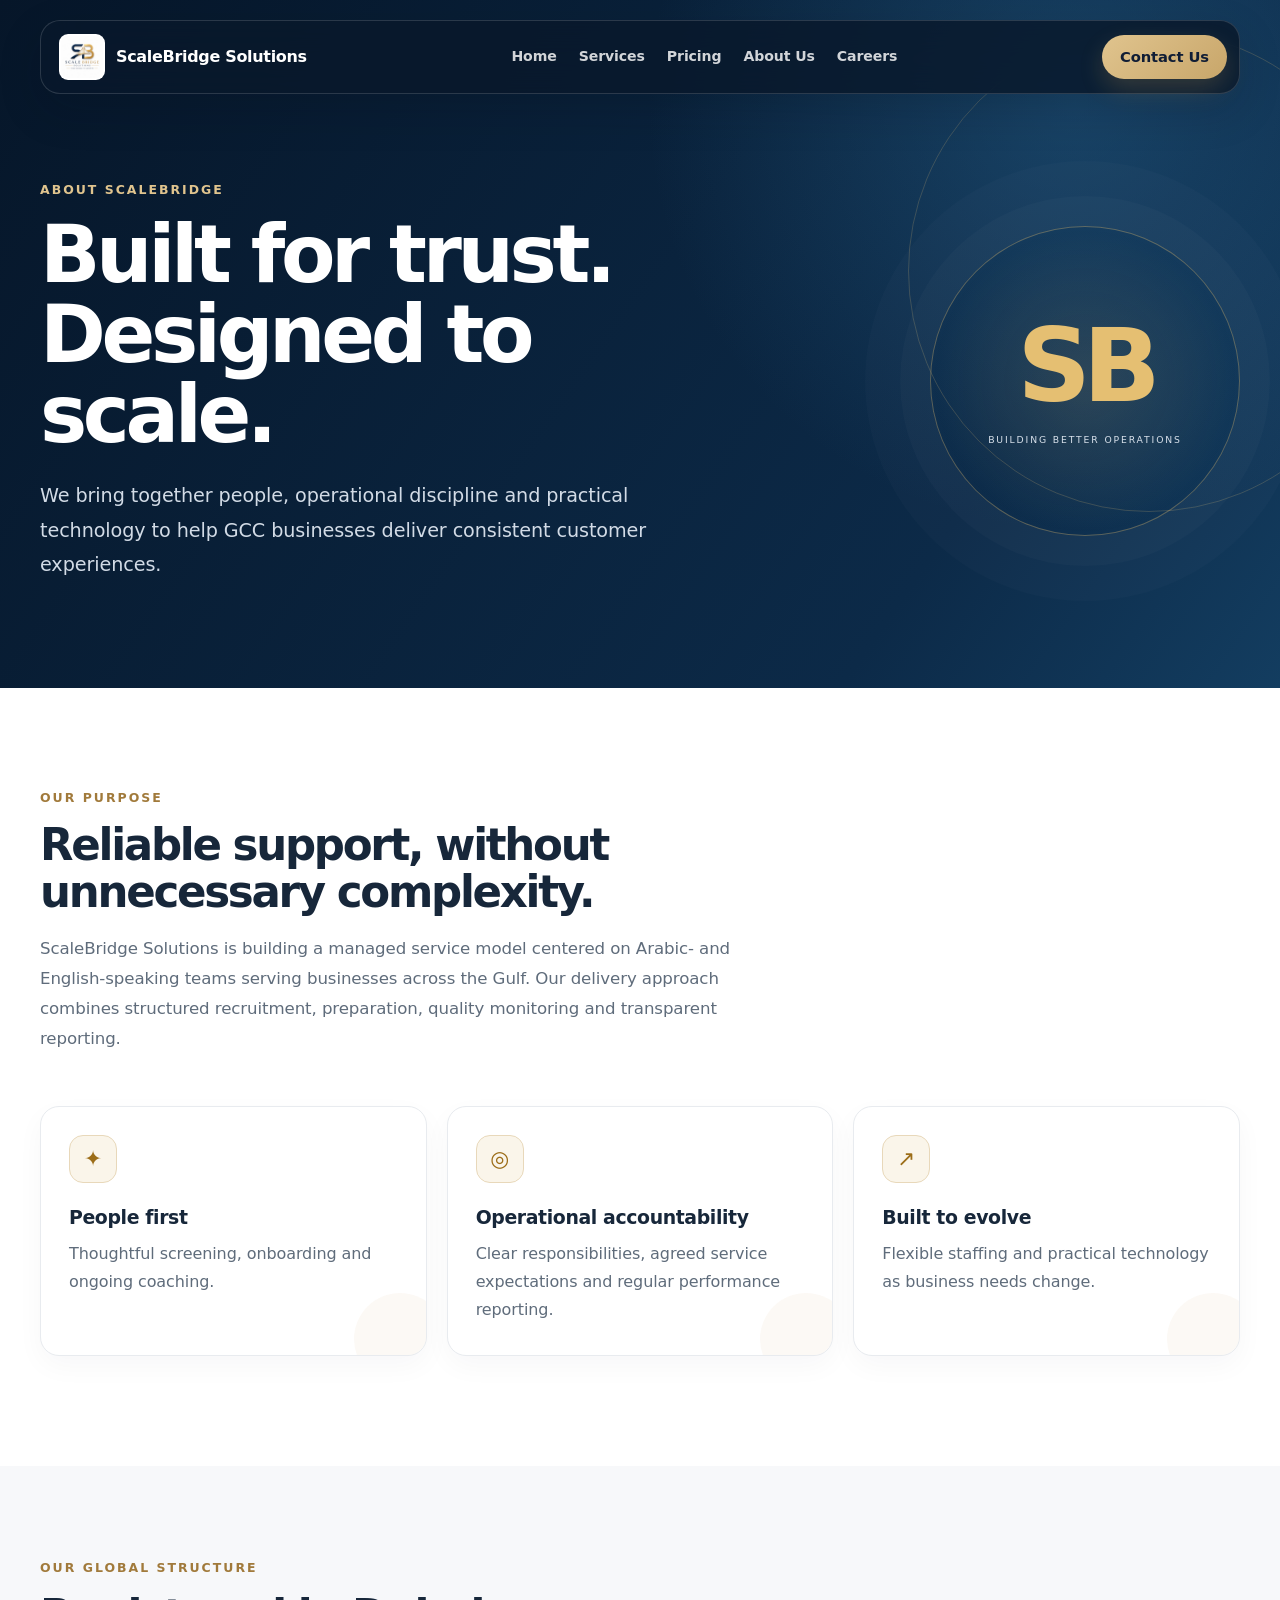
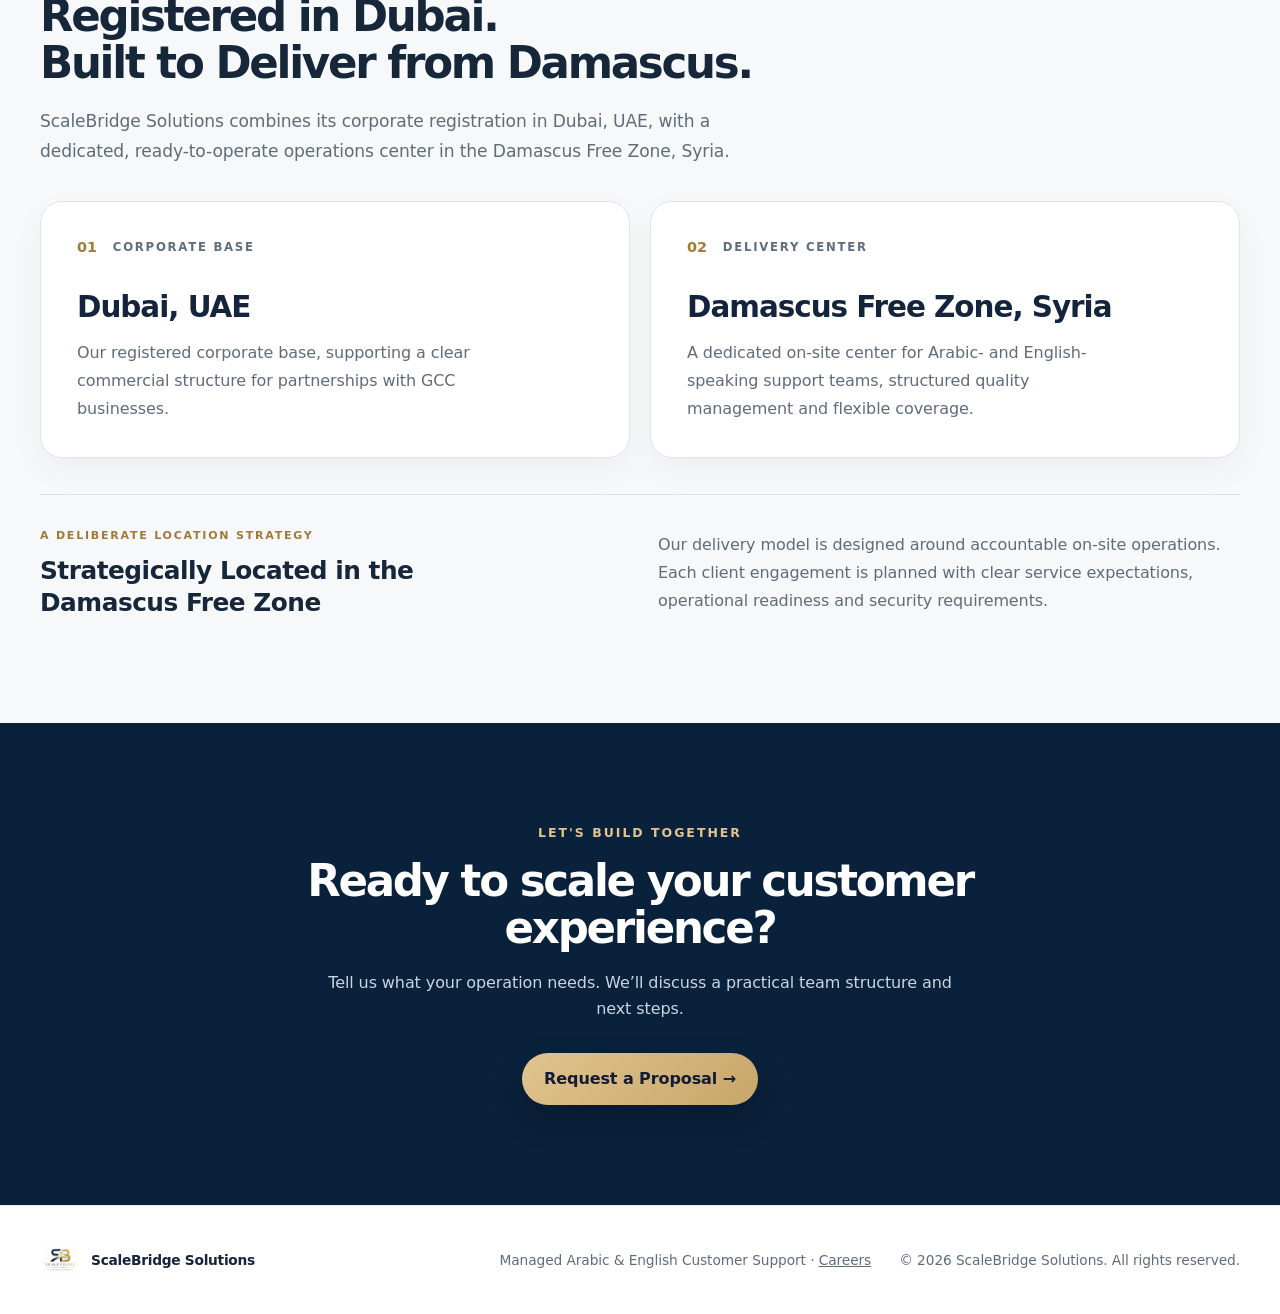
<file: about.html>
<!DOCTYPE html><html lang="en"><head><meta charset="utf-8"><meta name="viewport" content="width=device-width,initial-scale=1"><meta name="description" content="Meet ScaleBridge Solutions and our approach to managed customer experience."><title>About Us | ScaleBridge Solutions</title><link rel="stylesheet" href="styles.css?v=20261123-structure"></head><body><a class="skip-link" href="#main-content">Skip to content</a><header class="site-header" id="top"><nav class="nav container" aria-label="Main navigation"><a class="brand" href="index.html"><img src="logo.png" alt="ScaleBridge Solutions logo"><span>ScaleBridge<span class="brand-secondary"> Solutions</span></span></a><div class="nav-links"><a href="index.html">Home</a><a href="services.html">Services</a><a href="pricing.html">Pricing</a><a href="about.html">About Us</a><a href="careers.html">Careers</a></div><div class="nav-actions"><details class="mobile-menu"><summary aria-label="Open navigation"><span class="menu-word">Menu</span> <span aria-hidden="true">☰</span></summary><div class="mobile-menu-links"><a href="index.html">Home</a><a href="services.html">Services</a><a href="pricing.html">Pricing</a><a href="about.html">About Us</a><a href="careers.html">Careers</a></div></details><a class="button button-small" href="mailto:info@scalebridgesolutions.de?subject=ScaleBridge%20Inquiry">Contact Us</a></div></nav></header><main id="main-content"><section class="subpage-hero"><div class="container subpage-hero-inner"><div><p class="eyebrow">ABOUT SCALEBRIDGE</p><h1>Built for trust.<br>Designed to scale.</h1><p class="hero-lead">We bring together people, operational discipline and practical technology to help GCC businesses deliver consistent customer experiences.</p></div><div class="subpage-mark" aria-hidden="true"><span>SB</span><small>BUILDING BETTER OPERATIONS</small></div></div></section><section class="section"><div class="container"><div class="section-heading"><p class="eyebrow dark">OUR PURPOSE</p><h2>Reliable support, without unnecessary complexity.</h2><p>ScaleBridge Solutions is building a managed service model centered on Arabic- and English-speaking teams serving businesses across the Gulf. Our delivery approach combines structured recruitment, preparation, quality monitoring and transparent reporting.</p></div><div class="card-grid services-grid"><article class="card"><div class="icon-wrap">✦</div><h3>People first</h3><p>Thoughtful screening, onboarding and ongoing coaching.</p></article><article class="card"><div class="icon-wrap">◎</div><h3>Operational accountability</h3><p>Clear responsibilities, agreed service expectations and regular performance reporting.</p></article><article class="card"><div class="icon-wrap">↗</div><h3>Built to evolve</h3><p>Flexible staffing and practical technology as business needs change.</p></article></div></div></section><section class="section section-soft global-structure" aria-labelledby="global-structure-title"><div class="container">
<div class="global-structure-intro"><p class="eyebrow dark">OUR GLOBAL STRUCTURE</p><h2 id="global-structure-title">Registered in Dubai.<br>Built to Deliver from Damascus.</h2><p>ScaleBridge Solutions combines its corporate registration in Dubai, UAE, with a dedicated, ready-to-operate operations center in the Damascus Free Zone, Syria.</p></div>
<div class="global-structure-grid">
<article class="global-structure-card"><div class="global-structure-card-top"><span class="global-structure-number">01</span><span class="global-structure-type">CORPORATE BASE</span></div><h3>Dubai, UAE</h3><p>Our registered corporate base, supporting a clear commercial structure for partnerships with GCC businesses.</p></article>
<article class="global-structure-card"><div class="global-structure-card-top"><span class="global-structure-number">02</span><span class="global-structure-type">DELIVERY CENTER</span></div><h3>Damascus Free Zone, Syria</h3><p>A dedicated on-site center for Arabic- and English-speaking support teams, structured quality management and flexible coverage.</p></article>
</div>
<div class="global-structure-note"><div><p class="eyebrow dark">A DELIBERATE LOCATION STRATEGY</p><h3>Strategically Located in the Damascus Free Zone</h3></div><p>Our delivery model is designed around accountable on-site operations. Each client engagement is planned with clear service expectations, operational readiness and security requirements.</p></div>
</div></section><section class="subpage-cta"><div class="container"><p class="eyebrow">LET'S BUILD TOGETHER</p><h2>Ready to scale your customer experience?</h2><p>Tell us what your operation needs. We’ll discuss a practical team structure and next steps.</p><a class="button" href="mailto:info@scalebridgesolutions.de?subject=ScaleBridge%20Proposal%20Request">Request a Proposal →</a></div></section></main><footer class="footer"><div class="container footer-inner"><a class="brand footer-brand" href="index.html"><img src="logo.png" alt=""><span>ScaleBridge Solutions</span></a><p>Managed Arabic &amp; English Customer Support · <a href="careers.html">Careers</a></p><p>© 2026 ScaleBridge Solutions. All rights reserved.</p></div></footer></body></html>
</file>
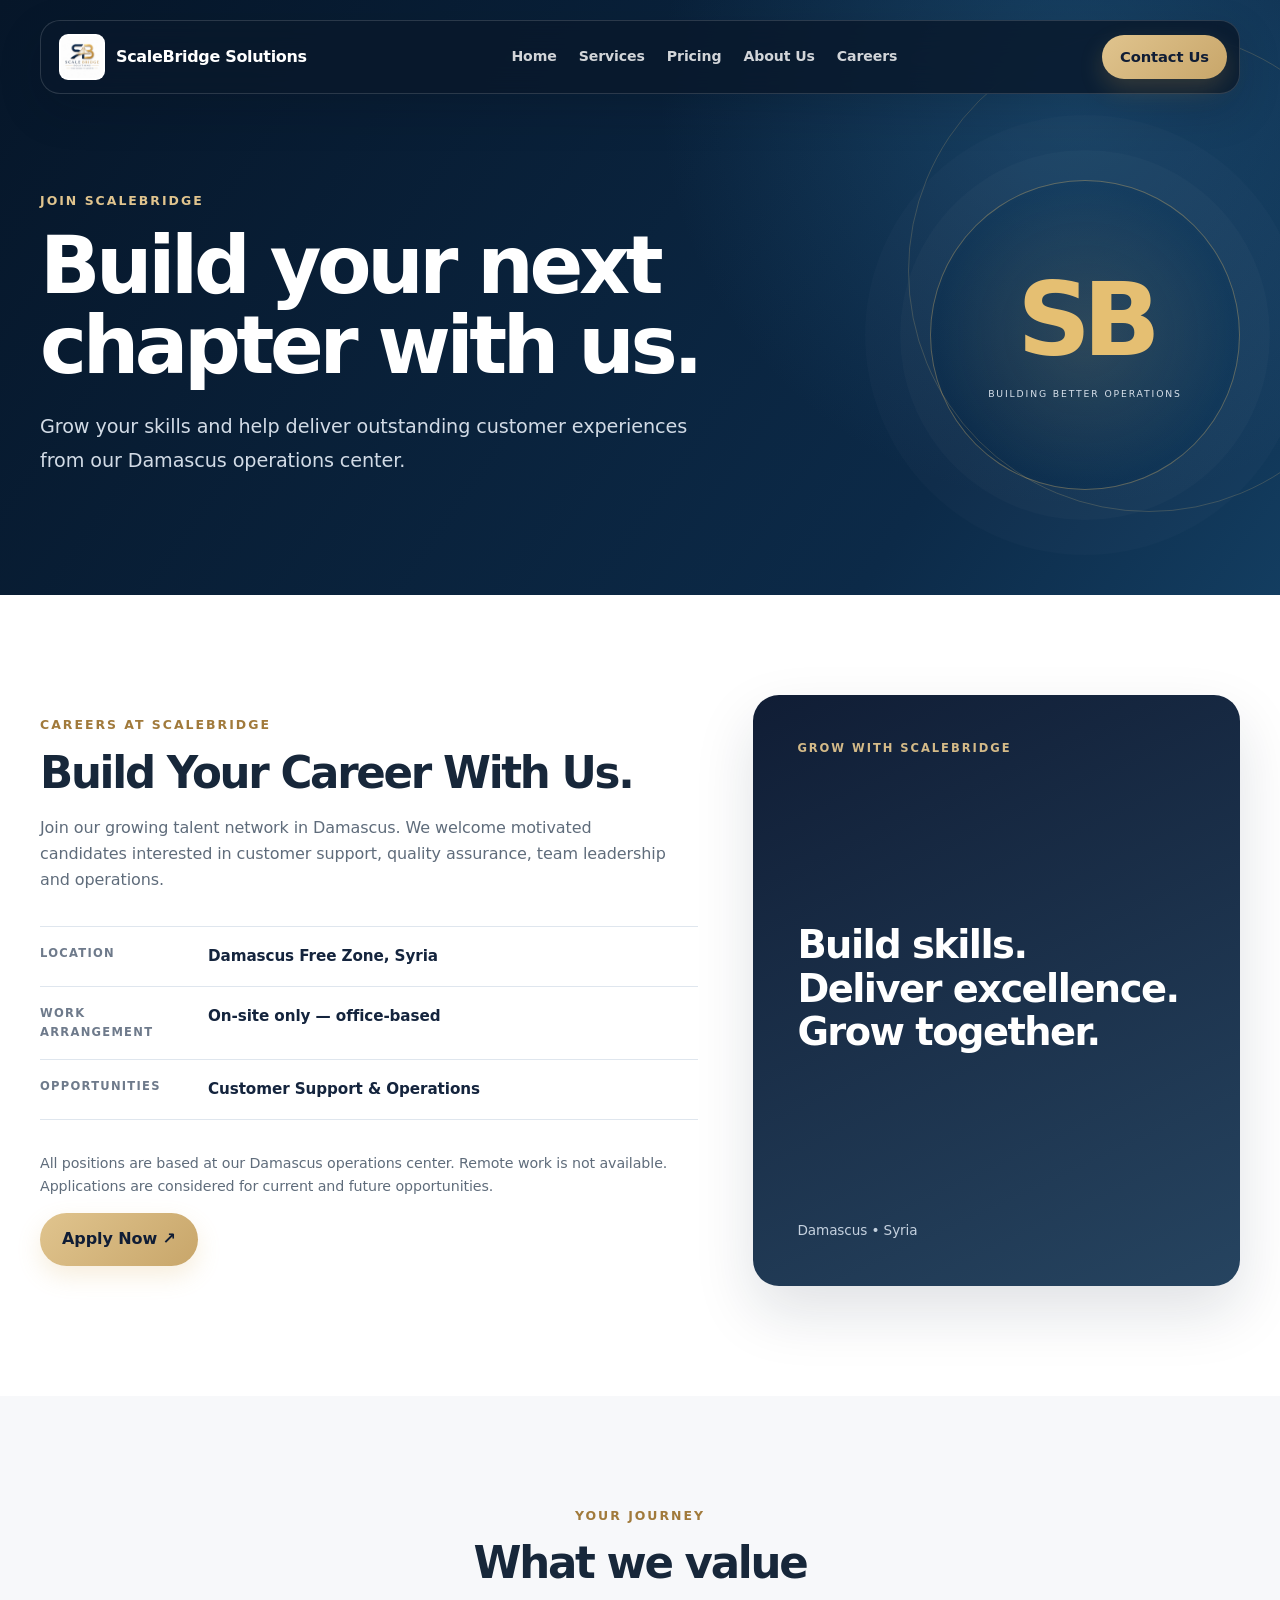
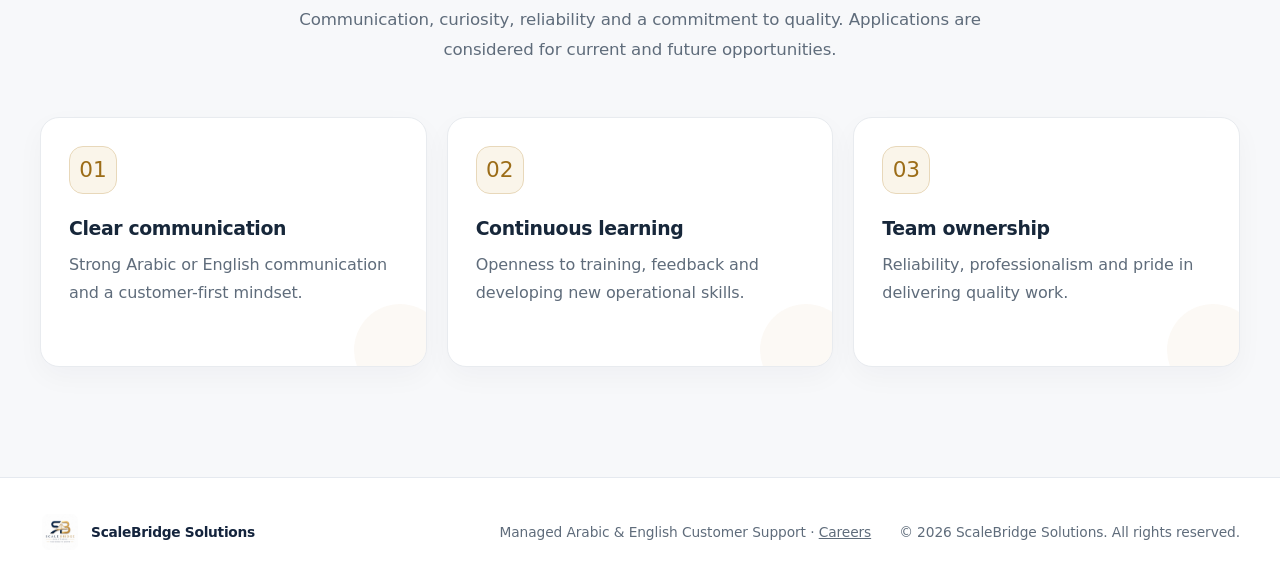
<file: careers.html>
<!DOCTYPE html><html lang="en"><head><meta charset="utf-8"><meta name="viewport" content="width=device-width,initial-scale=1"><meta name="description" content="Explore on-site customer support and operations opportunities in Damascus."><title>Careers in Damascus | ScaleBridge Solutions</title><link rel="stylesheet" href="styles.css?v=20261122-pages1"></head><body><a class="skip-link" href="#main-content">Skip to content</a><header class="site-header" id="top"><nav class="nav container" aria-label="Main navigation"><a class="brand" href="index.html"><img src="logo.png" alt="ScaleBridge Solutions logo"><span>ScaleBridge<span class="brand-secondary"> Solutions</span></span></a><div class="nav-links"><a href="index.html">Home</a><a href="services.html">Services</a><a href="pricing.html">Pricing</a><a href="about.html">About Us</a><a href="careers.html">Careers</a></div><div class="nav-actions"><details class="mobile-menu"><summary aria-label="Open navigation"><span class="menu-word">Menu</span> <span aria-hidden="true">☰</span></summary><div class="mobile-menu-links"><a href="index.html">Home</a><a href="services.html">Services</a><a href="pricing.html">Pricing</a><a href="about.html">About Us</a><a href="careers.html">Careers</a></div></details><a class="button button-small" href="mailto:info@scalebridgesolutions.de?subject=ScaleBridge%20Inquiry">Contact Us</a></div></nav></header><main id="main-content"><section class="subpage-hero"><div class="container subpage-hero-inner"><div><p class="eyebrow">JOIN SCALEBRIDGE</p><h1>Build your next<br>chapter with us.</h1><p class="hero-lead">Grow your skills and help deliver outstanding customer experiences from our Damascus operations center.</p></div><div class="subpage-mark" aria-hidden="true"><span>SB</span><small>BUILDING BETTER OPERATIONS</small></div></div></section><section class="section careers-section" id="careers"><div class="container careers-layout"><div class="careers-copy"><p class="eyebrow dark">Careers at ScaleBridge</p><h2>Build Your Career With Us.</h2><p>Join our growing talent network in Damascus. We welcome motivated candidates interested in customer support, quality assurance, team leadership and operations.</p><div class="careers-facts"><div><span>LOCATION</span><strong>Damascus Free Zone, Syria</strong></div><div><span>WORK ARRANGEMENT</span><strong>On-site only — office-based</strong></div><div><span>OPPORTUNITIES</span><strong>Customer Support &amp; Operations</strong></div></div><p class="careers-note">All positions are based at our Damascus operations center. Remote work is not available. Applications are considered for current and future opportunities.</p><a class="button" href="https://docs.google.com/forms/d/e/1FAIpQLSfxv_Mkc_vg59MMVDCKZB6BGnUNQtYAdCNAzbFTLmIv8DcO0A/viewform?usp=publish-editor" target="_blank" rel="noopener noreferrer">Apply Now ↗</a></div><div class="careers-art" aria-hidden="true"><span>GROW WITH SCALEBRIDGE</span><strong>Build skills.<br>Deliver excellence.<br>Grow together.</strong><span>Damascus • Syria</span></div></div></section><section class="section section-soft"><div class="container"><div class="section-heading centered"><p class="eyebrow dark">YOUR JOURNEY</p><h2>What we value</h2><p>Communication, curiosity, reliability and a commitment to quality. Applications are considered for current and future opportunities.</p></div><div class="card-grid services-grid"><article class="card"><div class="icon-wrap">01</div><h3>Clear communication</h3><p>Strong Arabic or English communication and a customer-first mindset.</p></article><article class="card"><div class="icon-wrap">02</div><h3>Continuous learning</h3><p>Openness to training, feedback and developing new operational skills.</p></article><article class="card"><div class="icon-wrap">03</div><h3>Team ownership</h3><p>Reliability, professionalism and pride in delivering quality work.</p></article></div></div></section></main><footer class="footer"><div class="container footer-inner"><a class="brand footer-brand" href="index.html"><img src="logo.png" alt=""><span>ScaleBridge Solutions</span></a><p>Managed Arabic &amp; English Customer Support · <a href="careers.html">Careers</a></p><p>© 2026 ScaleBridge Solutions. All rights reserved.</p></div></footer></body></html>
</file>
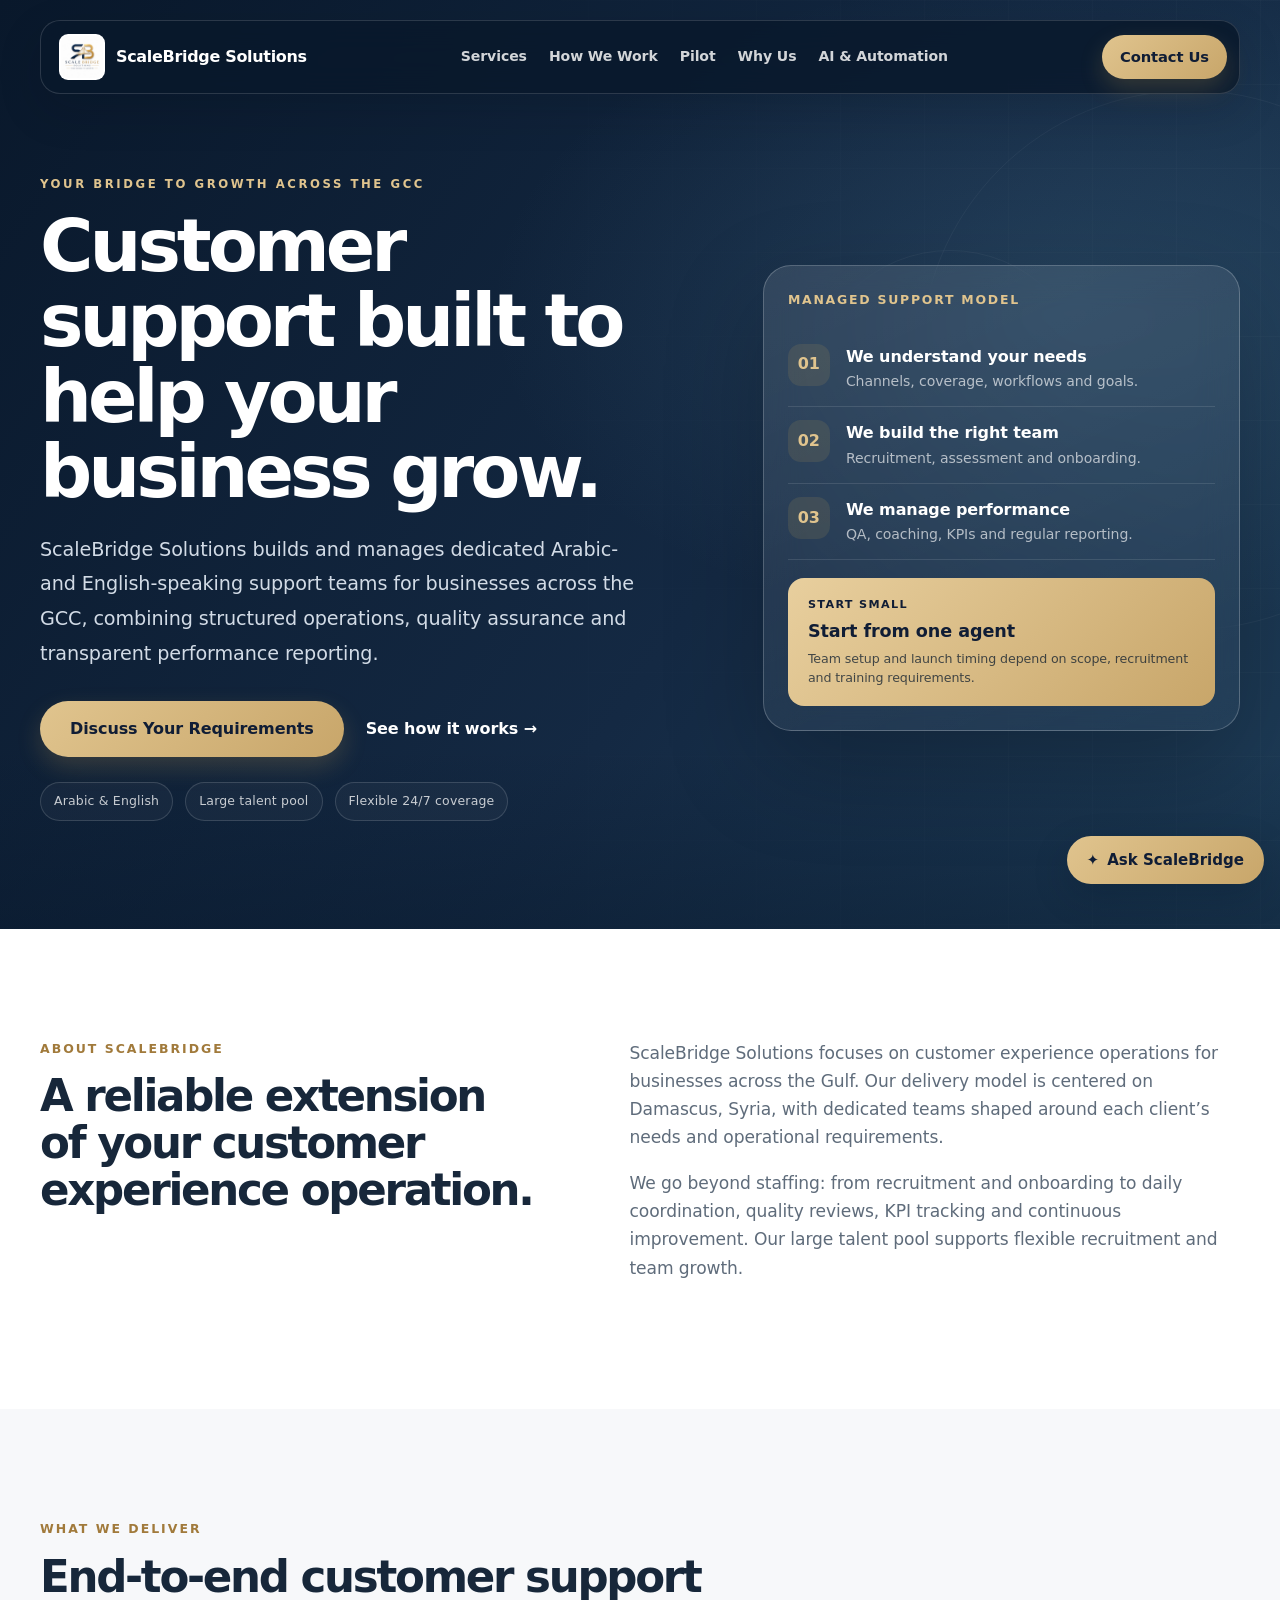
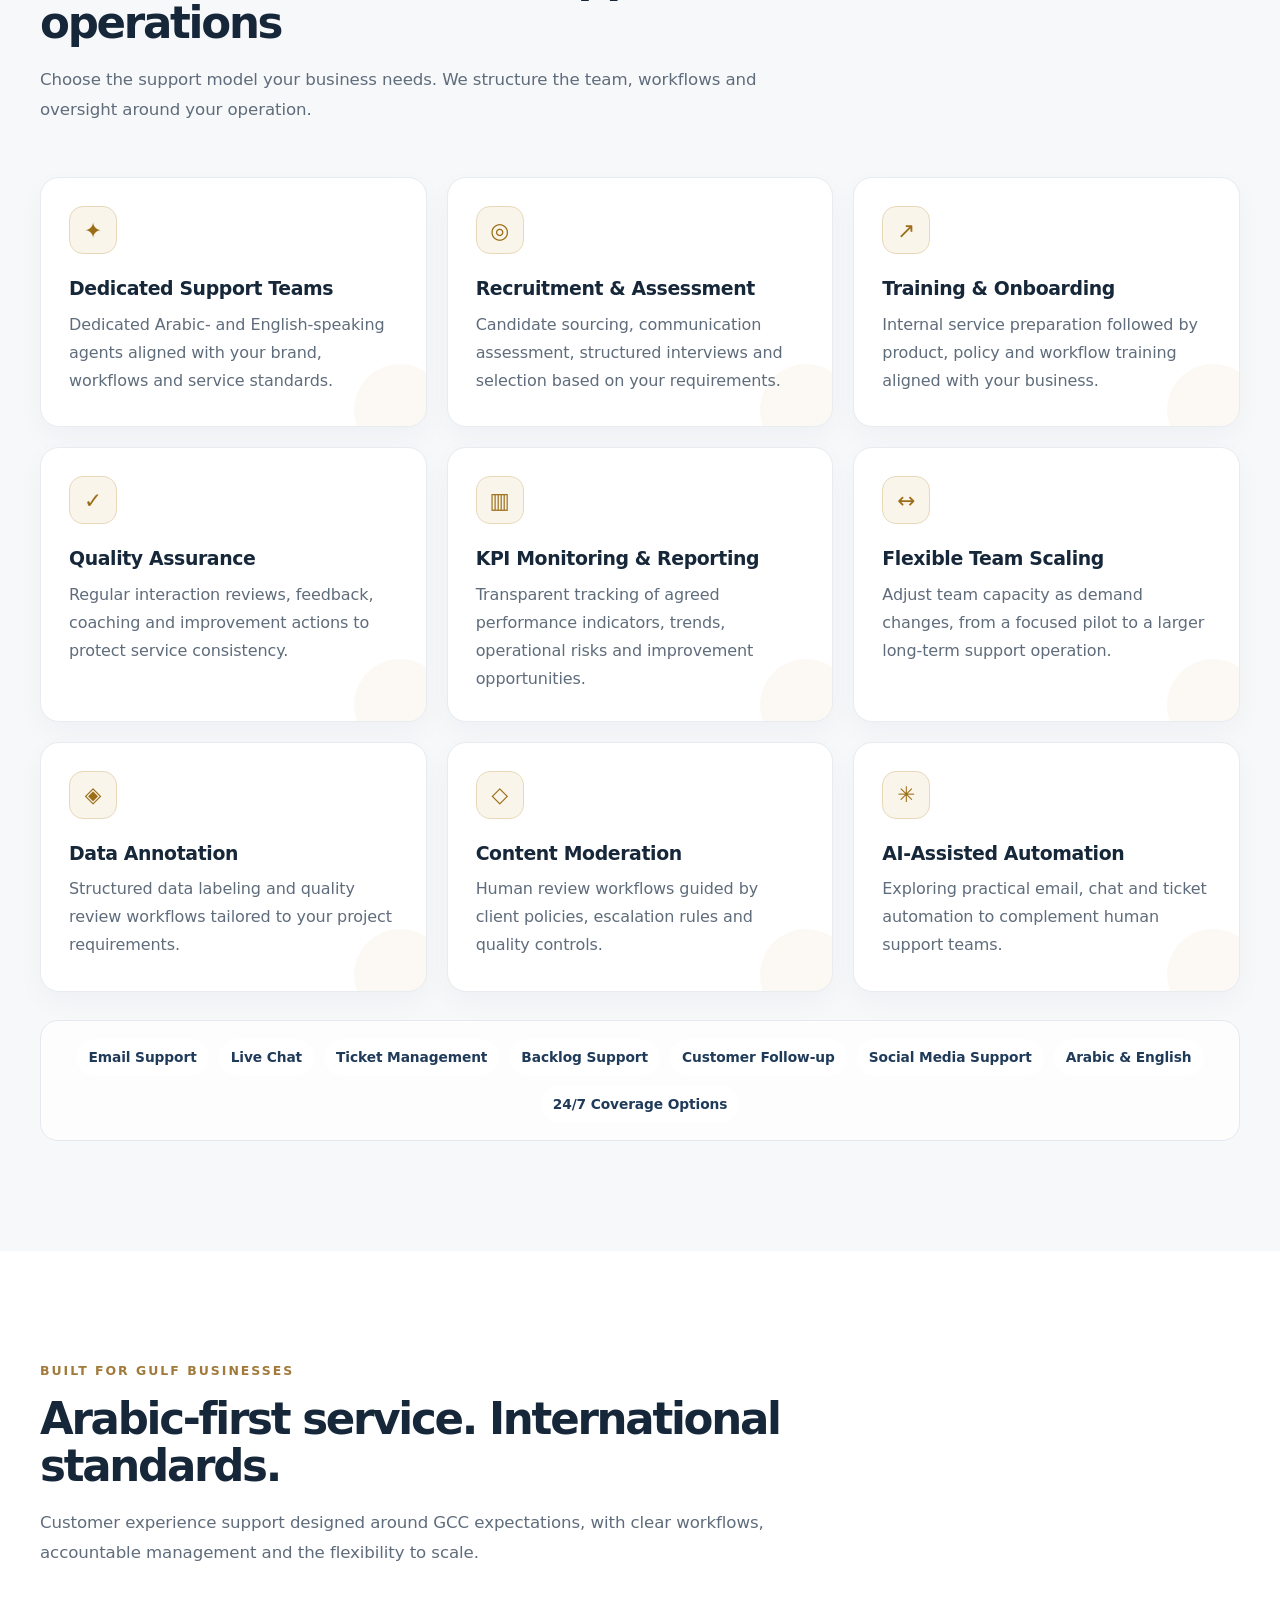
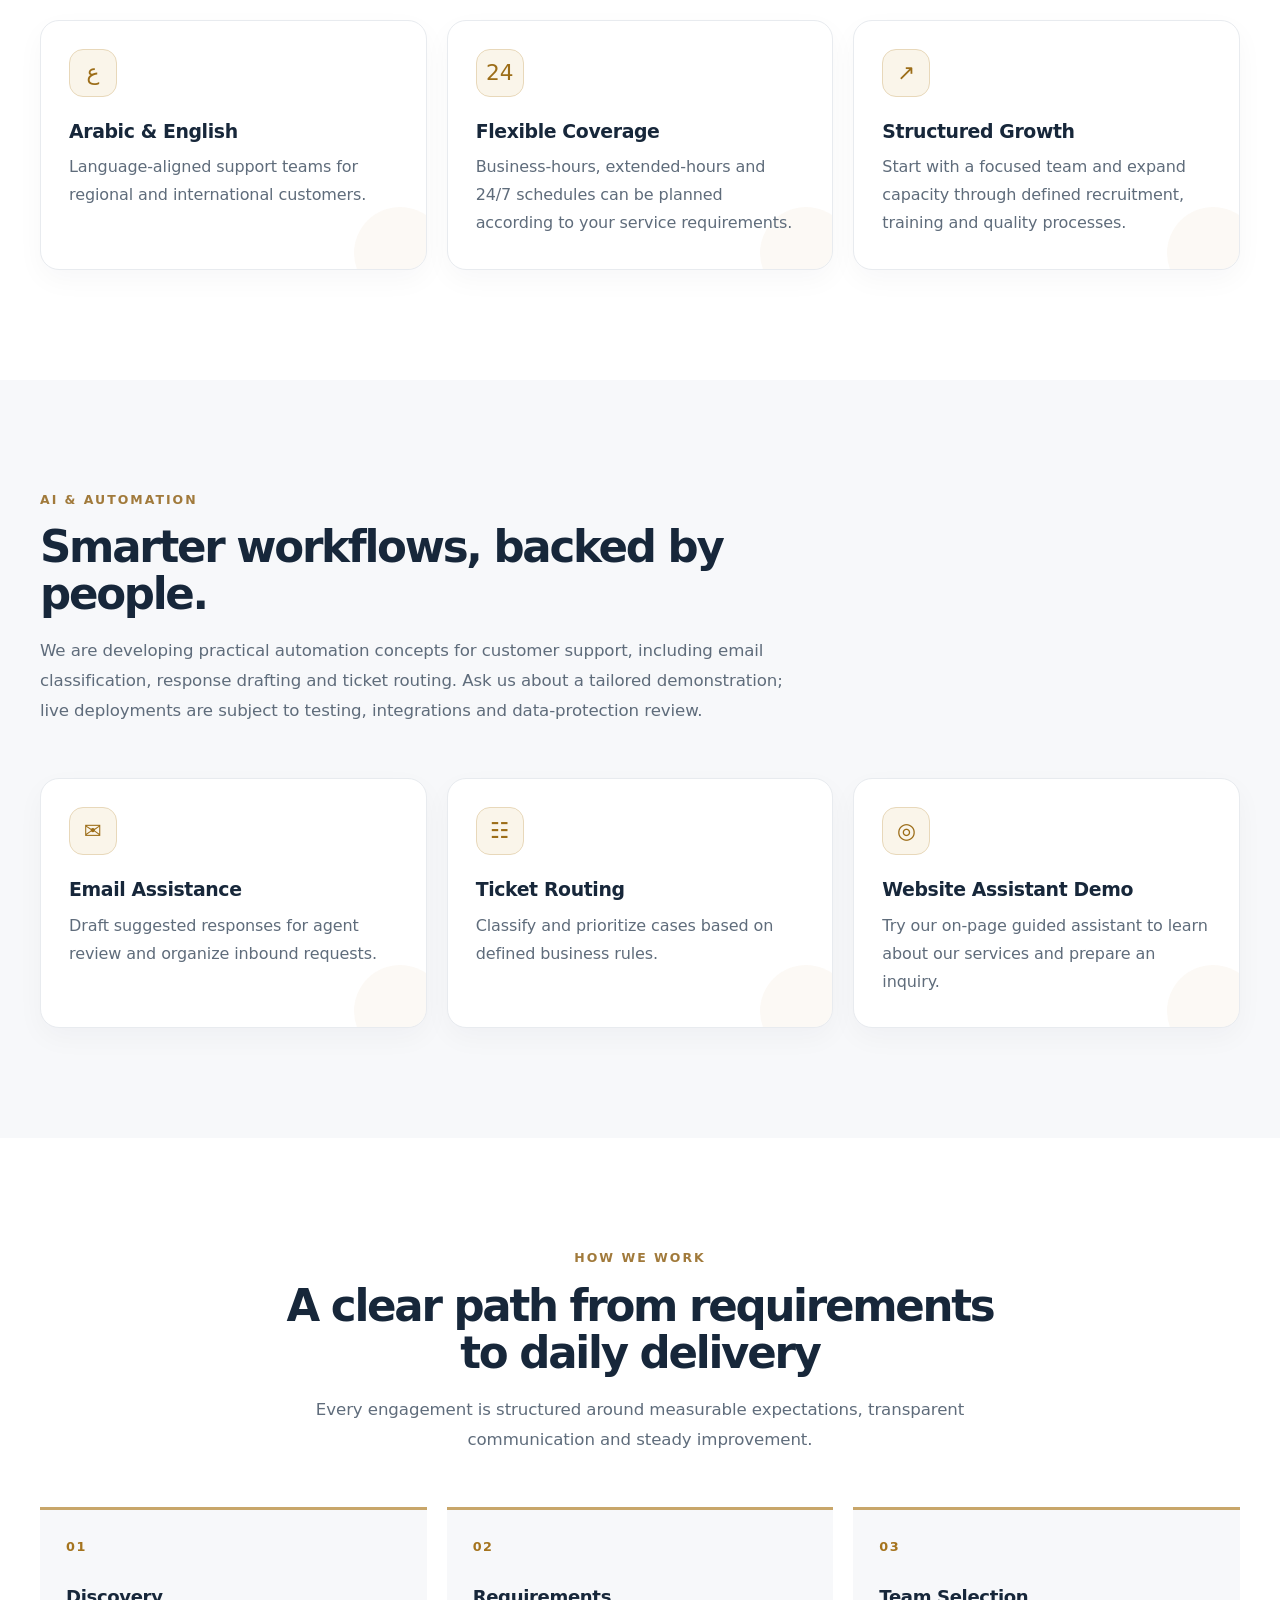
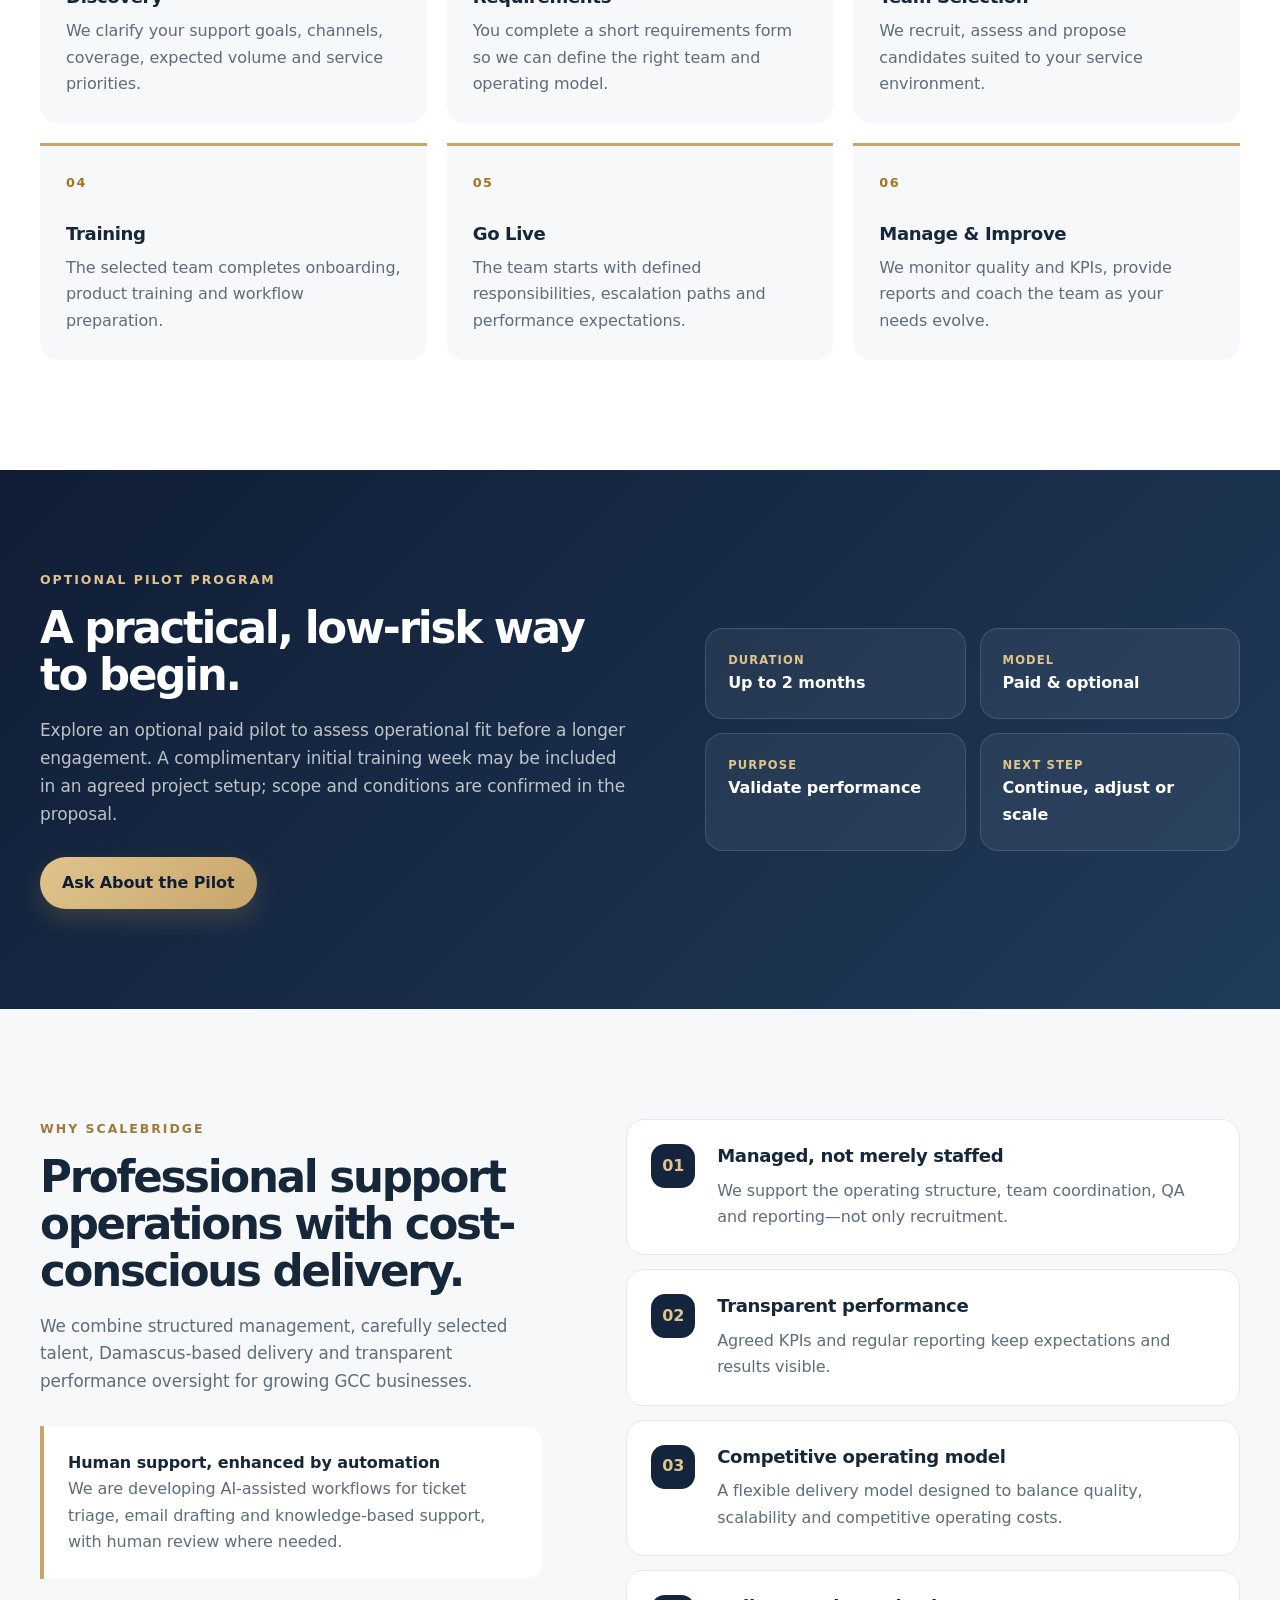
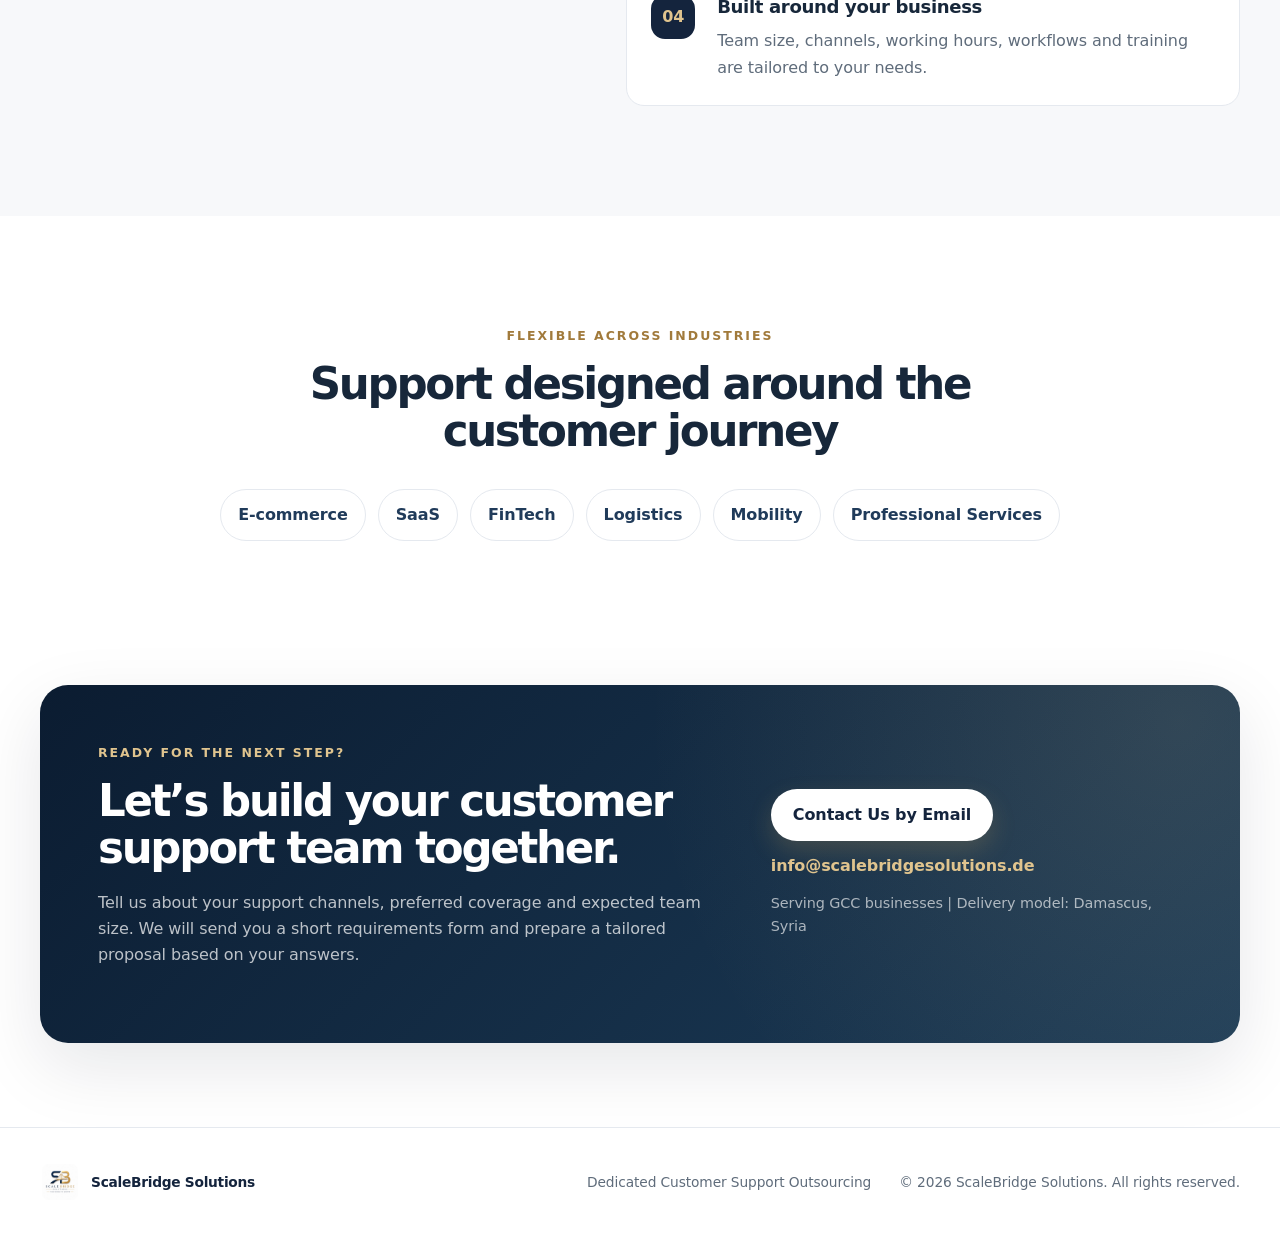
<file: index (1).html>
<!DOCTYPE html>

<html lang="en">
<head>
<meta charset="utf-8"/>
<meta content="width=device-width, initial-scale=1.0" name="viewport"/>
<meta content="ScaleBridge Solutions provides managed Arabic and English customer support for GCC businesses, with Damascus-based delivery, quality assurance, flexible staffing and tailored operations." name="description"/>
<title>ScaleBridge Solutions | GCC Customer Experience Outsourcing</title>
<link href="styles.css" rel="stylesheet"/>
</head>
<body>
<a class="skip-link" href="#main-content">Skip to content</a>
<header class="site-header" id="top">
<nav aria-label="Main navigation" class="nav container">
<a aria-label="ScaleBridge Solutions home" class="brand" href="#top">
<img alt="ScaleBridge Solutions logo" src="logo.png"/>
<span>ScaleBridge Solutions</span>
</a>
<div class="nav-links">
<a href="#services">Services</a>
<a href="#process">How We Work</a>
<a href="#pilot">Pilot</a>
<a href="#why-us">Why Us</a>
<a href="#automation">AI &amp; Automation</a></div>
<a class="button button-small" href="mailto:info@scalebridgesolutions.de?subject=Customer%20Support%20Inquiry%20-%20ScaleBridge&amp;body=Hello%20ScaleBridge%20Solutions%2C%0A%0AI%20would%20like%20to%20discuss%20our%20customer%20support%20requirements.%0A%0ACompany%3A%0ATeam%20size%3A%0ASupport%20channels%3A%0AWorking%20hours%3A%0A%0ABest%20regards%2C">Contact Us</a>
</nav>
</header>
<main id="main-content">
<section class="hero">
<div class="hero-glow hero-glow-one"></div>
<div class="hero-glow hero-glow-two"></div>
<div class="container hero-grid">
<div class="hero-copy">
<p class="eyebrow">Your bridge to growth across the GCC</p>
<h1>Customer support built to help your business grow.</h1>
<p class="hero-lead">ScaleBridge Solutions builds and manages dedicated Arabic- and English-speaking support teams for businesses across the GCC, combining structured operations, quality assurance and transparent performance reporting.</p>
<div class="hero-actions">
<a class="button" href="mailto:info@scalebridgesolutions.de?subject=Customer%20Support%20Inquiry%20-%20ScaleBridge&amp;body=Hello%20ScaleBridge%20Solutions%2C%0A%0AI%20would%20like%20to%20discuss%20our%20customer%20support%20requirements.%0A%0ACompany%3A%0ATeam%20size%3A%0ASupport%20channels%3A%0AWorking%20hours%3A%0A%0ABest%20regards%2C">Discuss Your Requirements</a>
<a class="text-link" href="#process">See how it works <span aria-hidden="true">→</span></a>
</div>
<div aria-label="Key service benefits" class="hero-trust"><span>Arabic &amp; English</span><span>Large talent pool</span><span>Flexible 24/7 coverage</span></div>
</div>
<aside aria-label="ScaleBridge delivery model" class="hero-panel">
<div class="panel-label">Managed Support Model</div>
<div class="panel-row">
<div class="panel-icon">01</div>
<div><strong>We understand your needs</strong><span>Channels, coverage, workflows and goals.</span></div>
</div>
<div class="panel-row">
<div class="panel-icon">02</div>
<div><strong>We build the right team</strong><span>Recruitment, assessment and onboarding.</span></div>
</div>
<div class="panel-row">
<div class="panel-icon">03</div>
<div><strong>We manage performance</strong><span>QA, coaching, KPIs and regular reporting.</span></div>
</div>
<div class="panel-highlight">
<span>Start small</span>
<strong>Start from one agent</strong>
<small>Team setup and launch timing depend on scope, recruitment and training requirements.</small>
</div>
</aside>
</div>
</section>
<section class="intro section">
<div class="container intro-grid">
<div>
<p class="eyebrow dark">About ScaleBridge</p>
<h2>A reliable extension of your customer experience operation.</h2>
</div>
<div class="intro-copy">
<p>ScaleBridge Solutions focuses on customer experience operations for businesses across the Gulf. Our delivery model is centered on Damascus, Syria, with dedicated teams shaped around each client’s needs and operational requirements.</p>
<p>We go beyond staffing: from recruitment and onboarding to daily coordination, quality reviews, KPI tracking and continuous improvement. Our large talent pool supports flexible recruitment and team growth.</p>
</div>
</div>
</section>
<section class="section section-soft" id="services">
<div class="container">
<div class="section-heading">
<p class="eyebrow dark">What we deliver</p>
<h2>End-to-end customer support operations</h2>
<p>Choose the support model your business needs. We structure the team, workflows and oversight around your operation.</p>
</div>
<div class="card-grid services-grid">
<article class="card">
<div aria-hidden="true" class="icon-wrap">✦</div>
<h3>Dedicated Support Teams</h3>
<p>Dedicated Arabic- and English-speaking agents aligned with your brand, workflows and service standards.</p>
</article>
<article class="card">
<div aria-hidden="true" class="icon-wrap">◎</div>
<h3>Recruitment &amp; Assessment</h3>
<p>Candidate sourcing, communication assessment, structured interviews and selection based on your requirements.</p>
</article>
<article class="card">
<div aria-hidden="true" class="icon-wrap">↗</div>
<h3>Training &amp; Onboarding</h3>
<p>Internal service preparation followed by product, policy and workflow training aligned with your business.</p>
</article>
<article class="card">
<div aria-hidden="true" class="icon-wrap">✓</div>
<h3>Quality Assurance</h3>
<p>Regular interaction reviews, feedback, coaching and improvement actions to protect service consistency.</p>
</article>
<article class="card">
<div aria-hidden="true" class="icon-wrap">▥</div>
<h3>KPI Monitoring &amp; Reporting</h3>
<p>Transparent tracking of agreed performance indicators, trends, operational risks and improvement opportunities.</p>
</article>
<article class="card">
<div aria-hidden="true" class="icon-wrap">↔</div>
<h3>Flexible Team Scaling</h3>
<p>Adjust team capacity as demand changes, from a focused pilot to a larger long-term support operation.</p>
</article>
<article class="card"><div aria-hidden="true" class="icon-wrap">◈</div><h3>Data Annotation</h3><p>Structured data labeling and quality review workflows tailored to your project requirements.</p></article><article class="card"><div aria-hidden="true" class="icon-wrap">◇</div><h3>Content Moderation</h3><p>Human review workflows guided by client policies, escalation rules and quality controls.</p></article><article class="card"><div aria-hidden="true" class="icon-wrap">✳</div><h3>AI-Assisted Automation</h3><p>Exploring practical email, chat and ticket automation to complement human support teams.</p></article></div>
<div aria-label="Supported customer service channels" class="channel-strip">
<span>Email Support</span>
<span>Live Chat</span>
<span>Ticket Management</span>
<span>Backlog Support</span>
<span>Customer Follow-up</span>
<span>Social Media Support</span><span>Arabic &amp; English</span><span>24/7 Coverage Options</span></div>
</div>
</section>
<section class="section" id="gcc"><div class="container"><div class="section-heading"><p class="eyebrow dark">Built for Gulf businesses</p><h2>Arabic-first service. International standards.</h2><p>Customer experience support designed around GCC expectations, with clear workflows, accountable management and the flexibility to scale.</p></div><div class="card-grid services-grid"><article class="card"><div class="icon-wrap">ع</div><h3>Arabic &amp; English</h3><p>Language-aligned support teams for regional and international customers.</p></article><article class="card"><div class="icon-wrap">24</div><h3>Flexible Coverage</h3><p>Business-hours, extended-hours and 24/7 schedules can be planned according to your service requirements.</p></article><article class="card"><div class="icon-wrap">↗</div><h3>Structured Growth</h3><p>Start with a focused team and expand capacity through defined recruitment, training and quality processes.</p></article></div></div></section><section class="section section-soft" id="automation"><div class="container"><div class="section-heading"><p class="eyebrow dark">AI &amp; automation</p><h2>Smarter workflows, backed by people.</h2><p>We are developing practical automation concepts for customer support, including email classification, response drafting and ticket routing. Ask us about a tailored demonstration; live deployments are subject to testing, integrations and data-protection review.</p></div><div class="card-grid services-grid"><article class="card"><div class="icon-wrap">✉</div><h3>Email Assistance</h3><p>Draft suggested responses for agent review and organize inbound requests.</p></article><article class="card"><div class="icon-wrap">☷</div><h3>Ticket Routing</h3><p>Classify and prioritize cases based on defined business rules.</p></article><article class="card"><div class="icon-wrap">◎</div><h3>Website Assistant Demo</h3><p>Try our on-page guided assistant to learn about our services and prepare an inquiry.</p></article></div></div></section><section class="section" id="process">
<div class="container">
<div class="section-heading centered">
<p class="eyebrow dark">How we work</p>
<h2>A clear path from requirements to daily delivery</h2>
<p>Every engagement is structured around measurable expectations, transparent communication and steady improvement.</p>
</div>
<div class="process-grid">
<article class="process-card"><span>01</span><h3>Discovery</h3><p>We clarify your support goals, channels, coverage, expected volume and service priorities.</p></article>
<article class="process-card"><span>02</span><h3>Requirements</h3><p>You complete a short requirements form so we can define the right team and operating model.</p></article>
<article class="process-card"><span>03</span><h3>Team Selection</h3><p>We recruit, assess and propose candidates suited to your service environment.</p></article>
<article class="process-card"><span>04</span><h3>Training</h3><p>The selected team completes onboarding, product training and workflow preparation.</p></article>
<article class="process-card"><span>05</span><h3>Go Live</h3><p>The team starts with defined responsibilities, escalation paths and performance expectations.</p></article>
<article class="process-card"><span>06</span><h3>Manage &amp; Improve</h3><p>We monitor quality and KPIs, provide reports and coach the team as your needs evolve.</p></article>
</div>
</div>
</section>
<section class="pilot-section" id="pilot">
<div class="container pilot-grid">
<div>
<p class="eyebrow">Optional pilot program</p>
<h2>A practical, low-risk way to begin.</h2>
<p>Explore an optional paid pilot to assess operational fit before a longer engagement. A complimentary initial training week may be included in an agreed project setup; scope and conditions are confirmed in the proposal.</p>
<a class="button" href="mailto:info@scalebridgesolutions.de?subject=ScaleBridge%20Pilot%20Program&amp;body=Hello%20ScaleBridge%20Solutions%2C%0A%0AI%20would%20like%20to%20learn%20more%20about%20the%20optional%20pilot%20program.%0A%0ACompany%3A%0ASupport%20need%3A%0APreferred%20start%20date%3A%0A%0ABest%20regards%2C">Ask About the Pilot</a>
</div>
<div class="pilot-card">
<div><span>Duration</span><strong>Up to 2 months</strong></div>
<div><span>Model</span><strong>Paid &amp; optional</strong></div>
<div><span>Purpose</span><strong>Validate performance</strong></div>
<div><span>Next step</span><strong>Continue, adjust or scale</strong></div>
</div>
</div>
</section>
<section class="section section-soft" id="why-us">
<div class="container why-grid">
<div class="why-copy">
<p class="eyebrow dark">Why ScaleBridge</p>
<h2>Professional support operations with cost-conscious delivery.</h2>
<p>We combine structured management, carefully selected talent, Damascus-based delivery and transparent performance oversight for growing GCC businesses.</p>
<div class="ai-ready">
<strong>Human support, enhanced by automation</strong>
<p>We are developing AI-assisted workflows for ticket triage, email drafting and knowledge-based support, with human review where needed.</p>
</div>
</div>
<div class="benefit-list">
<article><span>01</span><div><h3>Managed, not merely staffed</h3><p>We support the operating structure, team coordination, QA and reporting—not only recruitment.</p></div></article>
<article><span>02</span><div><h3>Transparent performance</h3><p>Agreed KPIs and regular reporting keep expectations and results visible.</p></div></article>
<article><span>03</span><div><h3>Competitive operating model</h3><p>A flexible delivery model designed to balance quality, scalability and competitive operating costs.</p></div></article>
<article><span>04</span><div><h3>Built around your business</h3><p>Team size, channels, working hours, workflows and training are tailored to your needs.</p></div></article>
</div>
</div>
</section>
<section class="section industries-section">
<div class="container">
<div class="section-heading centered compact">
<p class="eyebrow dark">Flexible across industries</p>
<h2>Support designed around the customer journey</h2>
</div>
<div class="industries">
<span>E-commerce</span><span>SaaS</span><span>FinTech</span><span>Logistics</span><span>Mobility</span><span>Professional Services</span>
</div>
</div>
</section>
<section class="contact-section" id="contact">
<div class="container contact-card">
<div>
<p class="eyebrow">Ready for the next step?</p>
<h2>Let’s build your customer support team together.</h2>
<p>Tell us about your support channels, preferred coverage and expected team size. We will send you a short requirements form and prepare a tailored proposal based on your answers.</p>
</div>
<div class="contact-actions">
<a class="button button-light" href="mailto:info@scalebridgesolutions.de?subject=Customer%20Support%20Inquiry%20-%20ScaleBridge&amp;body=Hello%20ScaleBridge%20Solutions%2C%0A%0AI%20would%20like%20to%20discuss%20our%20customer%20support%20requirements.%0A%0ACompany%3A%0ATeam%20size%3A%0ASupport%20channels%3A%0AWorking%20hours%3A%0A%0ABest%20regards%2C">Contact Us by Email</a>
<a class="email-link" href="mailto:info@scalebridgesolutions.de">info@scalebridgesolutions.de</a>
<span>Serving GCC businesses | Delivery model: Damascus, Syria</span>
</div>
</div>
</section>
</main>
<footer class="footer">
<div class="container footer-inner">
<a class="brand footer-brand" href="#top"><img alt="" src="logo.png"/><span>ScaleBridge Solutions</span></a>
<p>Dedicated Customer Support Outsourcing</p>
<p>© 2026 ScaleBridge Solutions. All rights reserved.</p>
</div>
</footer>
<div class="chat-widget" id="chat-widget"><button aria-controls="chat-panel" aria-expanded="false" class="chat-launcher" id="chat-toggle" type="button">✦ <span>Ask ScaleBridge</span></button><section aria-label="ScaleBridge website assistant" class="chat-panel" hidden="" id="chat-panel"><div class="chat-header"><div><strong>ScaleBridge Assistant</strong><small>Guided website demo · Not live AI</small></div><button aria-label="Close assistant" id="chat-close" type="button">×</button></div><div aria-live="polite" class="chat-messages" id="chat-messages"><p class="chat-bubble">Welcome! I can help you explore our services and prepare an inquiry. Choose a topic below.</p></div><div class="chat-choices"><button data-topic="services" type="button">Our services</button><button data-topic="languages" type="button">Languages &amp; coverage</button><button data-topic="delivery" type="button">Delivery model</button><button data-topic="quote" type="button">Request a proposal</button></div><p class="chat-disclaimer">This is a scripted demo. Please do not share personal or confidential data.</p></section></div><script defer="" src="chatbot.js"></script></body>
</html>
</file>
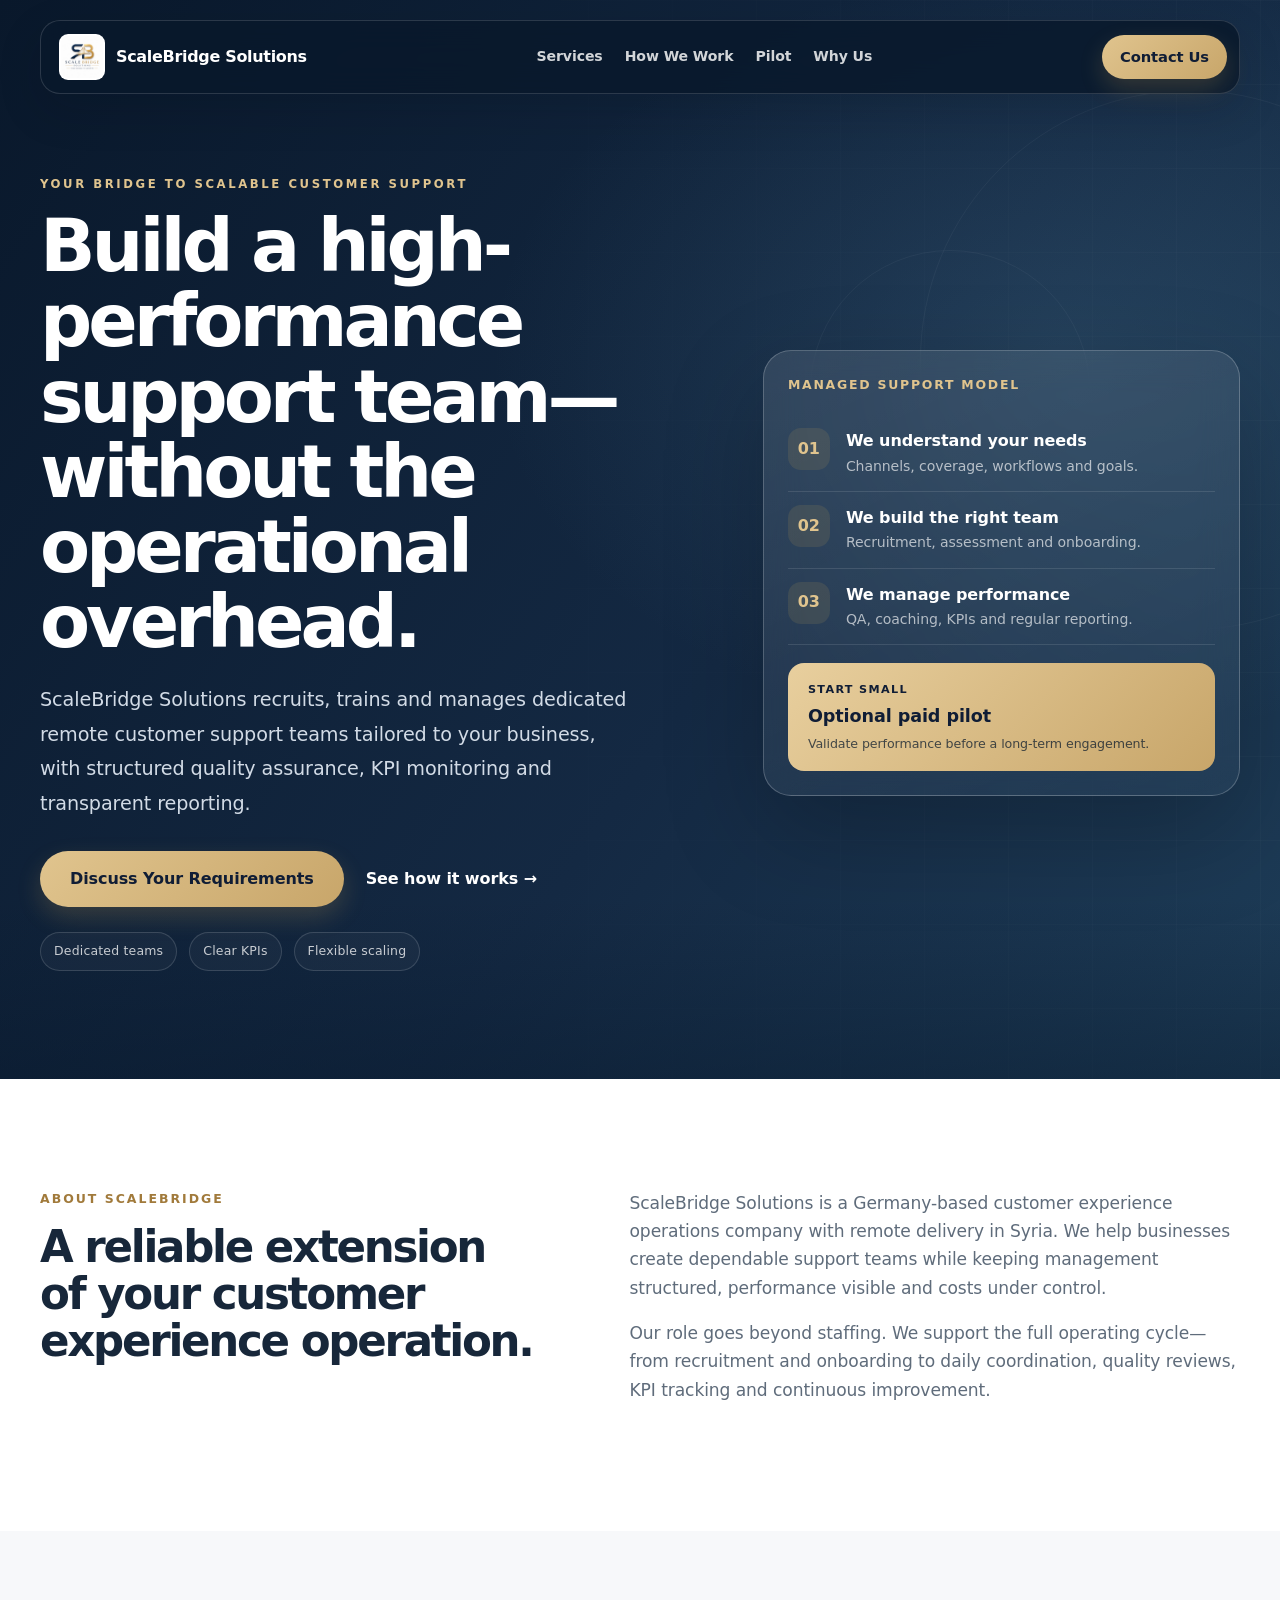
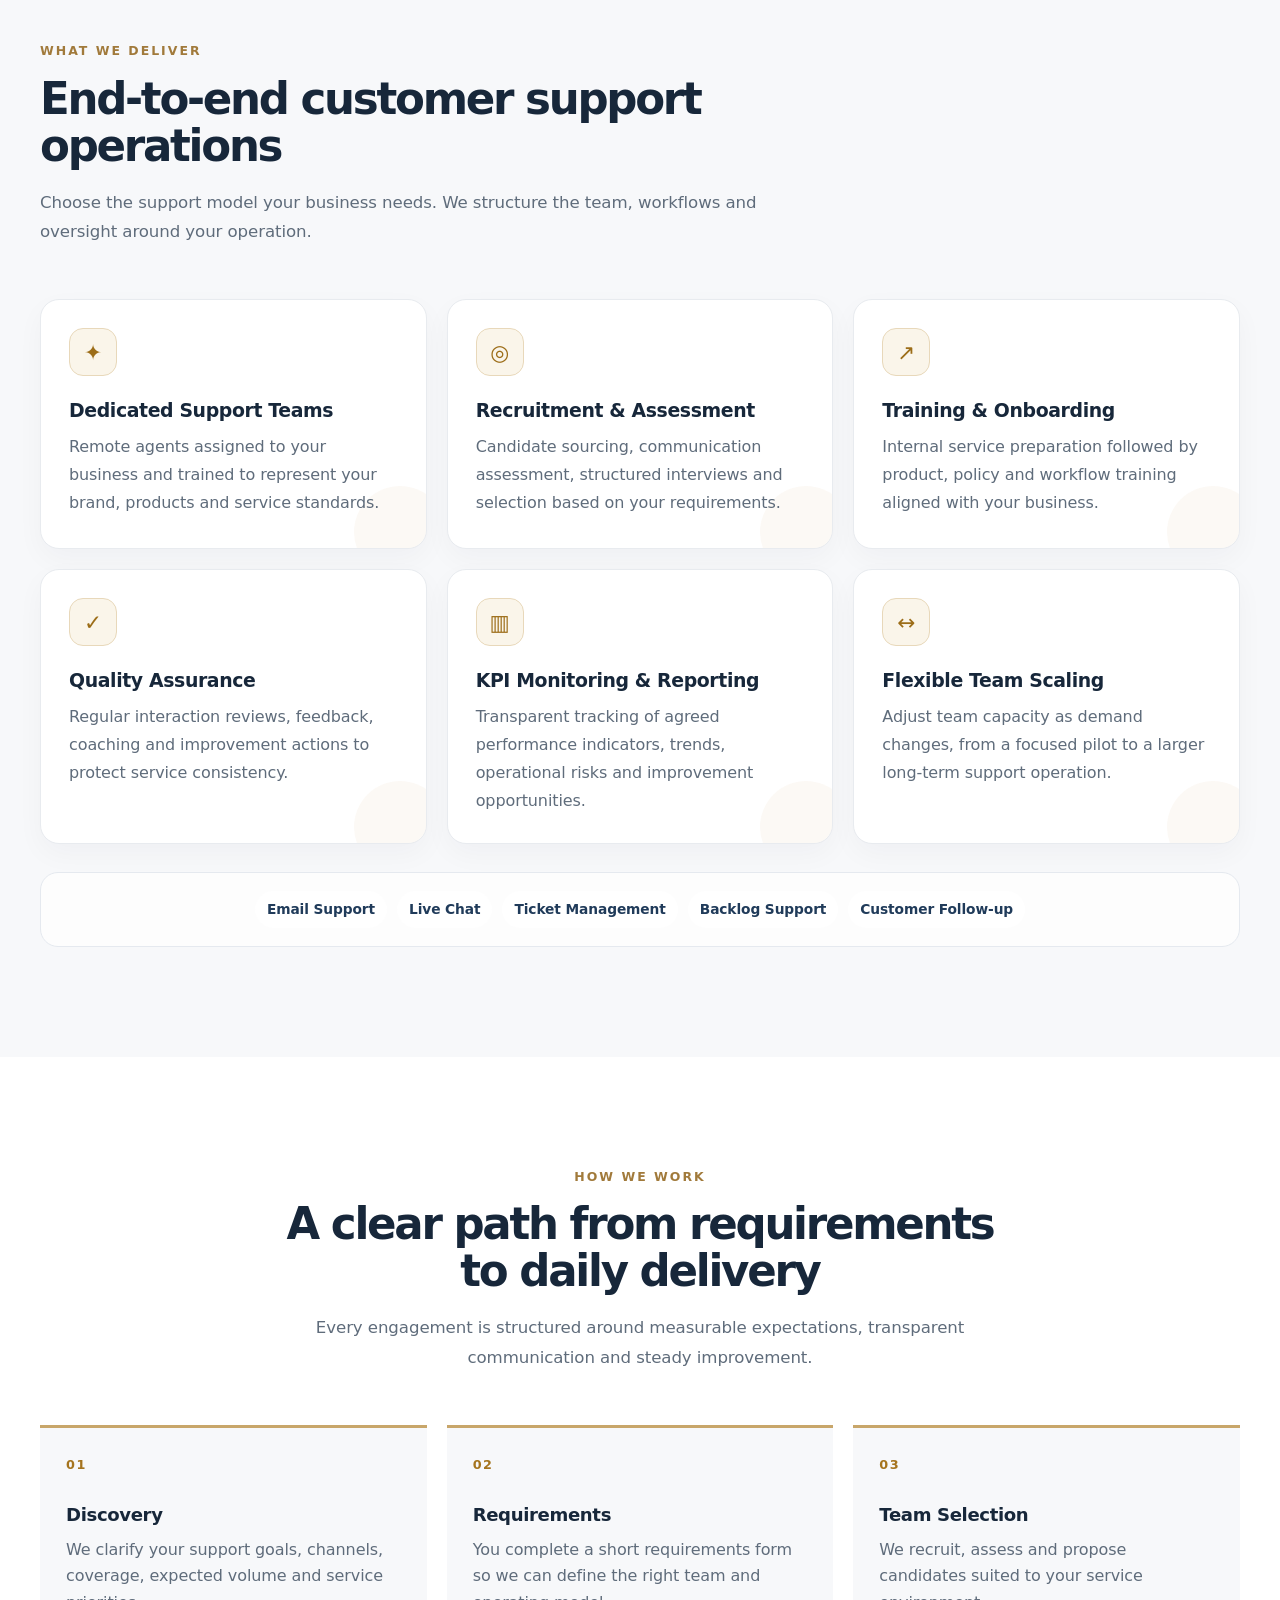
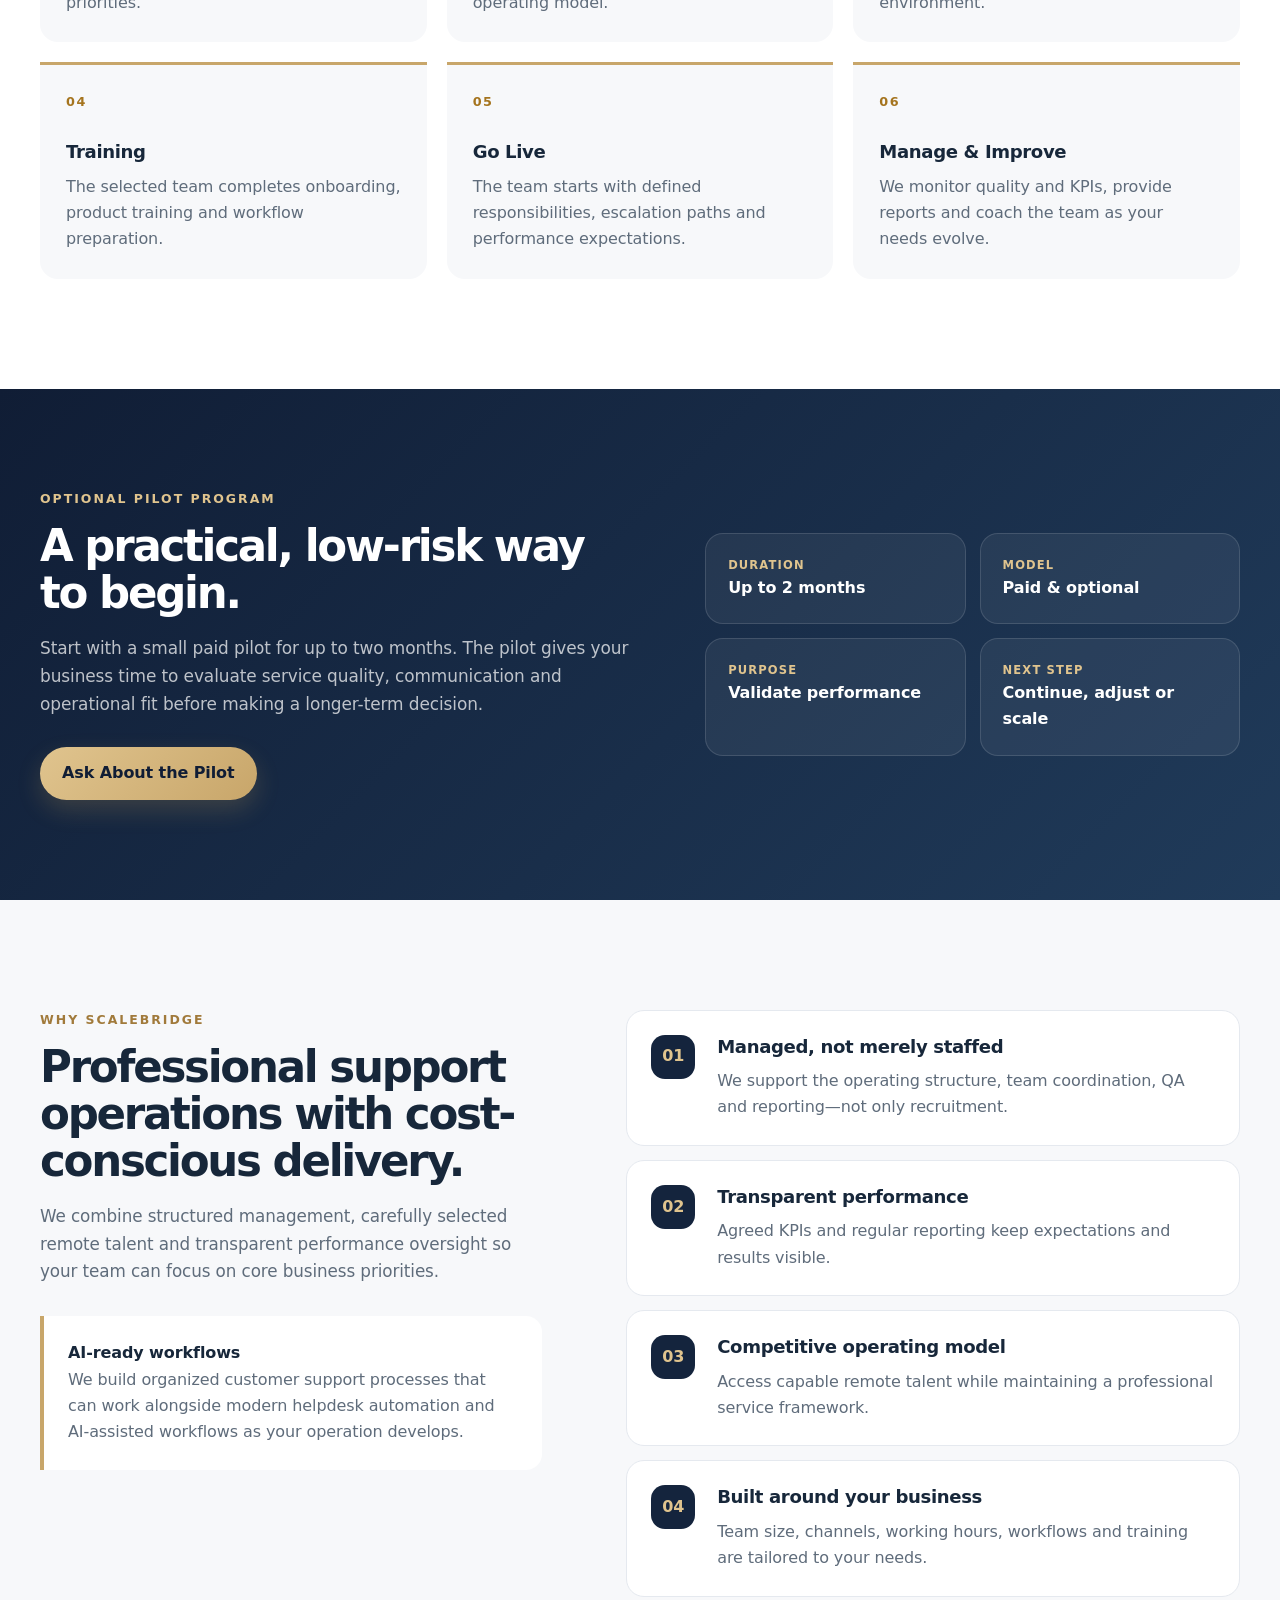
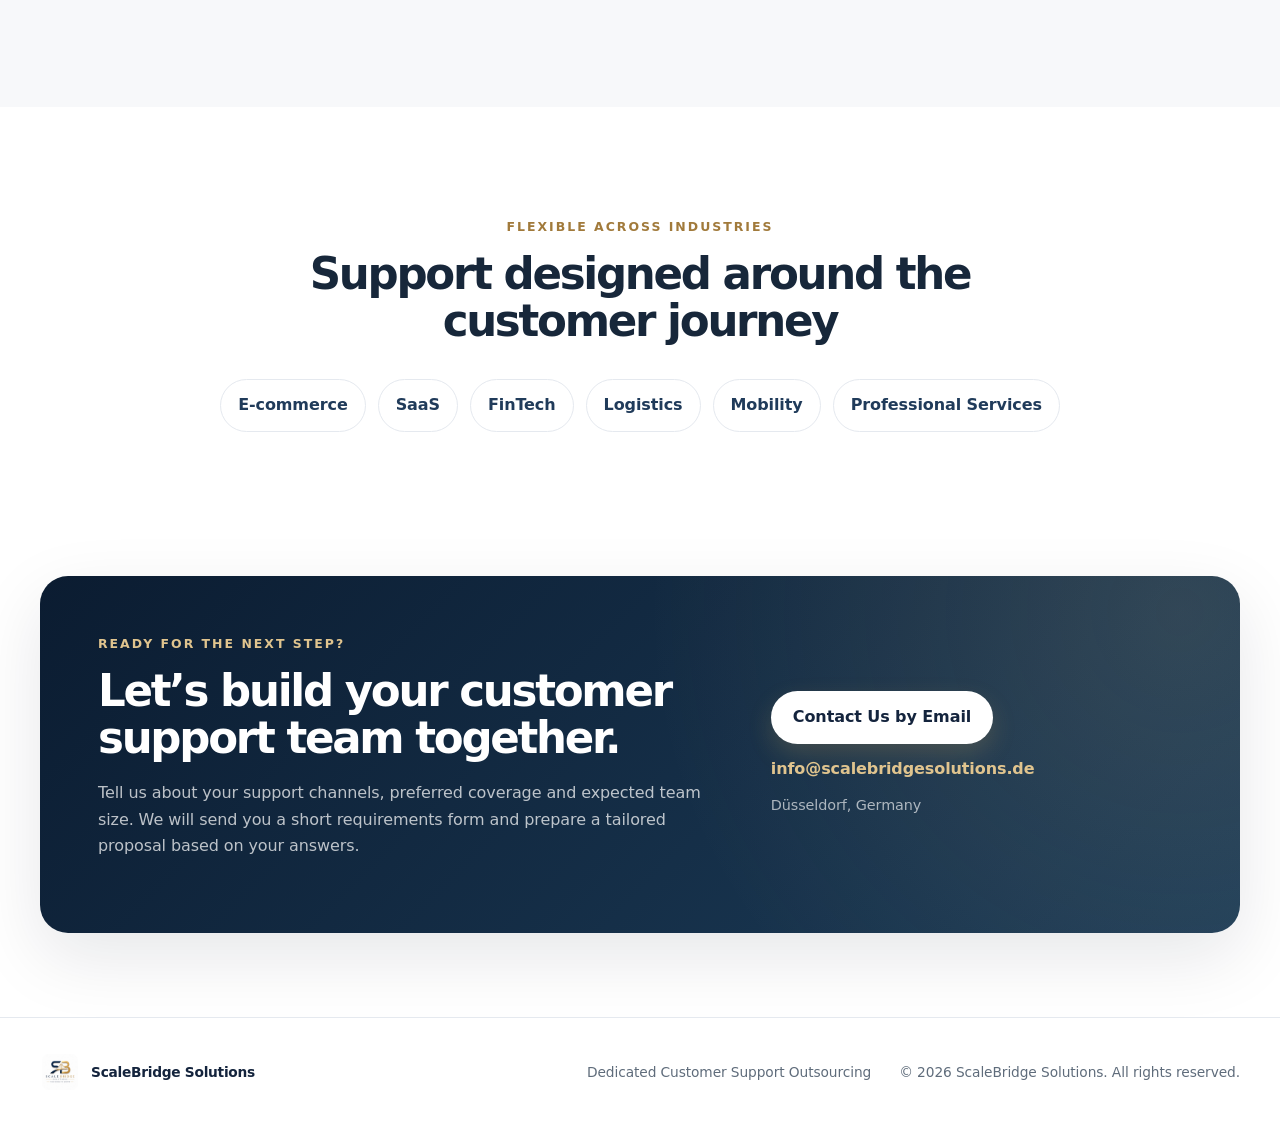
<file: index-1.html>
<!DOCTYPE html>
<html lang="en">
<head>
  <meta charset="UTF-8" />
  <meta name="viewport" content="width=device-width, initial-scale=1.0" />
  <meta name="description" content="ScaleBridge Solutions builds and manages dedicated remote customer support teams with recruitment, onboarding, quality assurance, KPI monitoring and reporting." />
  <title>ScaleBridge Solutions | Dedicated Customer Support Teams</title>
  <link rel="stylesheet" href="styles.css" />
</head>
<body>
  <a class="skip-link" href="#main-content">Skip to content</a>

  <header class="site-header" id="top">
    <nav class="nav container" aria-label="Main navigation">
      <a class="brand" href="#top" aria-label="ScaleBridge Solutions home">
        <img src="logo.png" alt="ScaleBridge Solutions logo" />
        <span>ScaleBridge Solutions</span>
      </a>
      <div class="nav-links">
        <a href="#services">Services</a>
        <a href="#process">How We Work</a>
        <a href="#pilot">Pilot</a>
        <a href="#why-us">Why Us</a>
      </div>
      <a class="button button-small" href="mailto:info@scalebridgesolutions.de?subject=Customer%20Support%20Inquiry%20-%20ScaleBridge&amp;body=Hello%20ScaleBridge%20Solutions%2C%0A%0AI%20would%20like%20to%20discuss%20our%20customer%20support%20requirements.%0A%0ACompany%3A%0ATeam%20size%3A%0ASupport%20channels%3A%0AWorking%20hours%3A%0A%0ABest%20regards%2C">Contact Us</a>
    </nav>
  </header>

  <main id="main-content">
    <section class="hero">
      <div class="hero-glow hero-glow-one"></div>
      <div class="hero-glow hero-glow-two"></div>
      <div class="container hero-grid">
        <div class="hero-copy">
          <p class="eyebrow">Your bridge to scalable customer support</p>
          <h1>Build a high-performance support team—without the operational overhead.</h1>
          <p class="hero-lead">ScaleBridge Solutions recruits, trains and manages dedicated remote customer support teams tailored to your business, with structured quality assurance, KPI monitoring and transparent reporting.</p>
          <div class="hero-actions">
            <a class="button" href="mailto:info@scalebridgesolutions.de?subject=Customer%20Support%20Inquiry%20-%20ScaleBridge&amp;body=Hello%20ScaleBridge%20Solutions%2C%0A%0AI%20would%20like%20to%20discuss%20our%20customer%20support%20requirements.%0A%0ACompany%3A%0ATeam%20size%3A%0ASupport%20channels%3A%0AWorking%20hours%3A%0A%0ABest%20regards%2C">Discuss Your Requirements</a>
            <a class="text-link" href="#process">See how it works <span aria-hidden="true">→</span></a>
          </div>
          <div class="hero-trust" aria-label="Key service benefits">
            <span>Dedicated teams</span>
            <span>Clear KPIs</span>
            <span>Flexible scaling</span>
          </div>
        </div>

        <aside class="hero-panel" aria-label="ScaleBridge delivery model">
          <div class="panel-label">Managed Support Model</div>
          <div class="panel-row">
            <div class="panel-icon">01</div>
            <div><strong>We understand your needs</strong><span>Channels, coverage, workflows and goals.</span></div>
          </div>
          <div class="panel-row">
            <div class="panel-icon">02</div>
            <div><strong>We build the right team</strong><span>Recruitment, assessment and onboarding.</span></div>
          </div>
          <div class="panel-row">
            <div class="panel-icon">03</div>
            <div><strong>We manage performance</strong><span>QA, coaching, KPIs and regular reporting.</span></div>
          </div>
          <div class="panel-highlight">
            <span>Start small</span>
            <strong>Optional paid pilot</strong>
            <small>Validate performance before a long-term engagement.</small>
          </div>
        </aside>
      </div>
    </section>

    <section class="intro section">
      <div class="container intro-grid">
        <div>
          <p class="eyebrow dark">About ScaleBridge</p>
          <h2>A reliable extension of your customer experience operation.</h2>
        </div>
        <div class="intro-copy">
          <p>ScaleBridge Solutions is a Germany-based customer experience operations company with remote delivery in Syria. We help businesses create dependable support teams while keeping management structured, performance visible and costs under control.</p>
          <p>Our role goes beyond staffing. We support the full operating cycle—from recruitment and onboarding to daily coordination, quality reviews, KPI tracking and continuous improvement.</p>
        </div>
      </div>
    </section>

    <section class="section section-soft" id="services">
      <div class="container">
        <div class="section-heading">
          <p class="eyebrow dark">What we deliver</p>
          <h2>End-to-end customer support operations</h2>
          <p>Choose the support model your business needs. We structure the team, workflows and oversight around your operation.</p>
        </div>
        <div class="card-grid services-grid">
          <article class="card">
            <div class="icon-wrap" aria-hidden="true">✦</div>
            <h3>Dedicated Support Teams</h3>
            <p>Remote agents assigned to your business and trained to represent your brand, products and service standards.</p>
          </article>
          <article class="card">
            <div class="icon-wrap" aria-hidden="true">◎</div>
            <h3>Recruitment & Assessment</h3>
            <p>Candidate sourcing, communication assessment, structured interviews and selection based on your requirements.</p>
          </article>
          <article class="card">
            <div class="icon-wrap" aria-hidden="true">↗</div>
            <h3>Training & Onboarding</h3>
            <p>Internal service preparation followed by product, policy and workflow training aligned with your business.</p>
          </article>
          <article class="card">
            <div class="icon-wrap" aria-hidden="true">✓</div>
            <h3>Quality Assurance</h3>
            <p>Regular interaction reviews, feedback, coaching and improvement actions to protect service consistency.</p>
          </article>
          <article class="card">
            <div class="icon-wrap" aria-hidden="true">▥</div>
            <h3>KPI Monitoring & Reporting</h3>
            <p>Transparent tracking of agreed performance indicators, trends, operational risks and improvement opportunities.</p>
          </article>
          <article class="card">
            <div class="icon-wrap" aria-hidden="true">↔</div>
            <h3>Flexible Team Scaling</h3>
            <p>Adjust team capacity as demand changes, from a focused pilot to a larger long-term support operation.</p>
          </article>
        </div>

        <div class="channel-strip" aria-label="Supported customer service channels">
          <span>Email Support</span>
          <span>Live Chat</span>
          <span>Ticket Management</span>
          <span>Backlog Support</span>
          <span>Customer Follow-up</span>
        </div>
      </div>
    </section>

    <section class="section" id="process">
      <div class="container">
        <div class="section-heading centered">
          <p class="eyebrow dark">How we work</p>
          <h2>A clear path from requirements to daily delivery</h2>
          <p>Every engagement is structured around measurable expectations, transparent communication and steady improvement.</p>
        </div>
        <div class="process-grid">
          <article class="process-card"><span>01</span><h3>Discovery</h3><p>We clarify your support goals, channels, coverage, expected volume and service priorities.</p></article>
          <article class="process-card"><span>02</span><h3>Requirements</h3><p>You complete a short requirements form so we can define the right team and operating model.</p></article>
          <article class="process-card"><span>03</span><h3>Team Selection</h3><p>We recruit, assess and propose candidates suited to your service environment.</p></article>
          <article class="process-card"><span>04</span><h3>Training</h3><p>The selected team completes onboarding, product training and workflow preparation.</p></article>
          <article class="process-card"><span>05</span><h3>Go Live</h3><p>The team starts with defined responsibilities, escalation paths and performance expectations.</p></article>
          <article class="process-card"><span>06</span><h3>Manage & Improve</h3><p>We monitor quality and KPIs, provide reports and coach the team as your needs evolve.</p></article>
        </div>
      </div>
    </section>

    <section class="pilot-section" id="pilot">
      <div class="container pilot-grid">
        <div>
          <p class="eyebrow">Optional pilot program</p>
          <h2>A practical, low-risk way to begin.</h2>
          <p>Start with a small paid pilot for up to two months. The pilot gives your business time to evaluate service quality, communication and operational fit before making a longer-term decision.</p>
          <a class="button" href="mailto:info@scalebridgesolutions.de?subject=ScaleBridge%20Pilot%20Program&amp;body=Hello%20ScaleBridge%20Solutions%2C%0A%0AI%20would%20like%20to%20learn%20more%20about%20the%20optional%20pilot%20program.%0A%0ACompany%3A%0ASupport%20need%3A%0APreferred%20start%20date%3A%0A%0ABest%20regards%2C">Ask About the Pilot</a>
        </div>
        <div class="pilot-card">
          <div><span>Duration</span><strong>Up to 2 months</strong></div>
          <div><span>Model</span><strong>Paid & optional</strong></div>
          <div><span>Purpose</span><strong>Validate performance</strong></div>
          <div><span>Next step</span><strong>Continue, adjust or scale</strong></div>
        </div>
      </div>
    </section>

    <section class="section section-soft" id="why-us">
      <div class="container why-grid">
        <div class="why-copy">
          <p class="eyebrow dark">Why ScaleBridge</p>
          <h2>Professional support operations with cost-conscious delivery.</h2>
          <p>We combine structured management, carefully selected remote talent and transparent performance oversight so your team can focus on core business priorities.</p>
          <div class="ai-ready">
            <strong>AI-ready workflows</strong>
            <p>We build organized customer support processes that can work alongside modern helpdesk automation and AI-assisted workflows as your operation develops.</p>
          </div>
        </div>
        <div class="benefit-list">
          <article><span>01</span><div><h3>Managed, not merely staffed</h3><p>We support the operating structure, team coordination, QA and reporting—not only recruitment.</p></div></article>
          <article><span>02</span><div><h3>Transparent performance</h3><p>Agreed KPIs and regular reporting keep expectations and results visible.</p></div></article>
          <article><span>03</span><div><h3>Competitive operating model</h3><p>Access capable remote talent while maintaining a professional service framework.</p></div></article>
          <article><span>04</span><div><h3>Built around your business</h3><p>Team size, channels, working hours, workflows and training are tailored to your needs.</p></div></article>
        </div>
      </div>
    </section>

    <section class="section industries-section">
      <div class="container">
        <div class="section-heading centered compact">
          <p class="eyebrow dark">Flexible across industries</p>
          <h2>Support designed around the customer journey</h2>
        </div>
        <div class="industries">
          <span>E-commerce</span><span>SaaS</span><span>FinTech</span><span>Logistics</span><span>Mobility</span><span>Professional Services</span>
        </div>
      </div>
    </section>

    <section class="contact-section" id="contact">
      <div class="container contact-card">
        <div>
          <p class="eyebrow">Ready for the next step?</p>
          <h2>Let’s build your customer support team together.</h2>
          <p>Tell us about your support channels, preferred coverage and expected team size. We will send you a short requirements form and prepare a tailored proposal based on your answers.</p>
        </div>
        <div class="contact-actions">
          <a class="button button-light" href="mailto:info@scalebridgesolutions.de?subject=Customer%20Support%20Inquiry%20-%20ScaleBridge&amp;body=Hello%20ScaleBridge%20Solutions%2C%0A%0AI%20would%20like%20to%20discuss%20our%20customer%20support%20requirements.%0A%0ACompany%3A%0ATeam%20size%3A%0ASupport%20channels%3A%0AWorking%20hours%3A%0A%0ABest%20regards%2C">Contact Us by Email</a>
          <a class="email-link" href="mailto:info@scalebridgesolutions.de">info@scalebridgesolutions.de</a>
          <span>Düsseldorf, Germany</span>
        </div>
      </div>
    </section>
  </main>

  <footer class="footer">
    <div class="container footer-inner">
      <a class="brand footer-brand" href="#top"><img src="logo.png" alt="" /><span>ScaleBridge Solutions</span></a>
      <p>Dedicated Customer Support Outsourcing</p>
      <p>© 2026 ScaleBridge Solutions. All rights reserved.</p>
    </div>
  </footer>
</body>
</html>
</file>
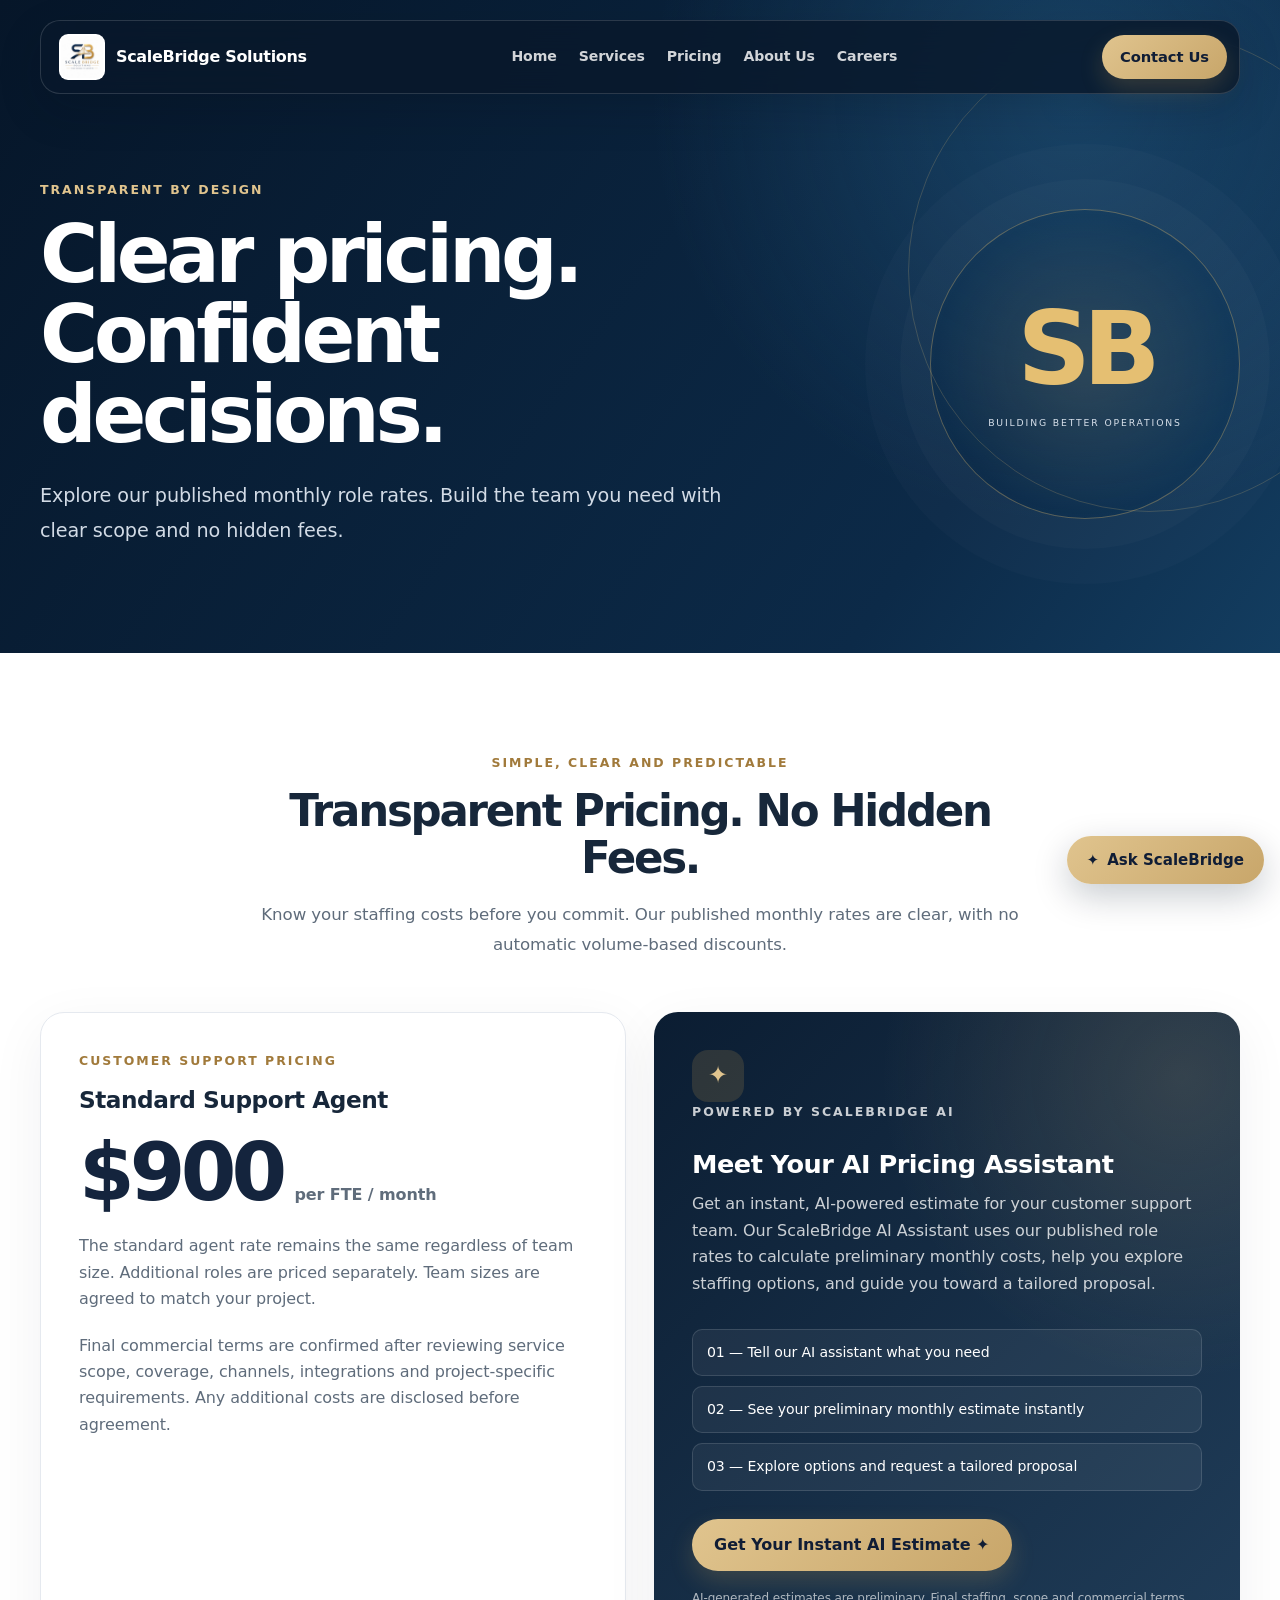
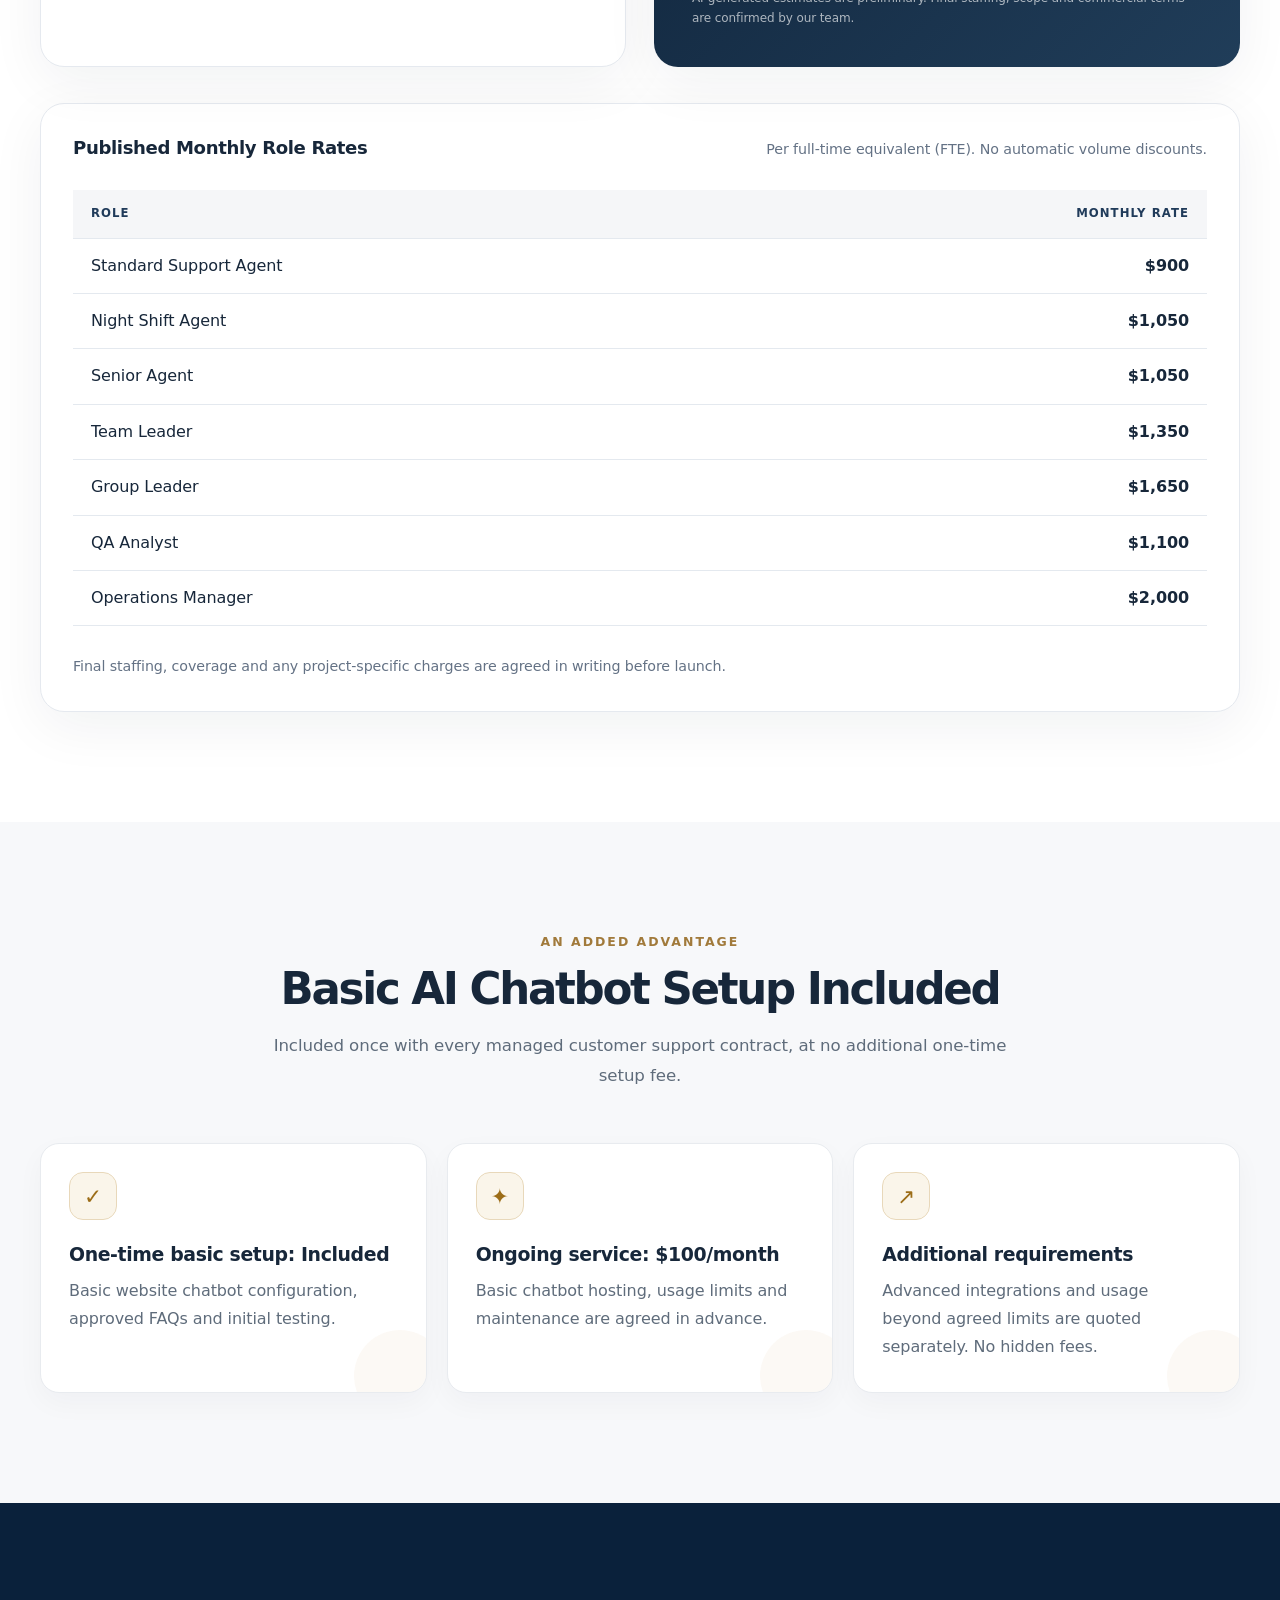
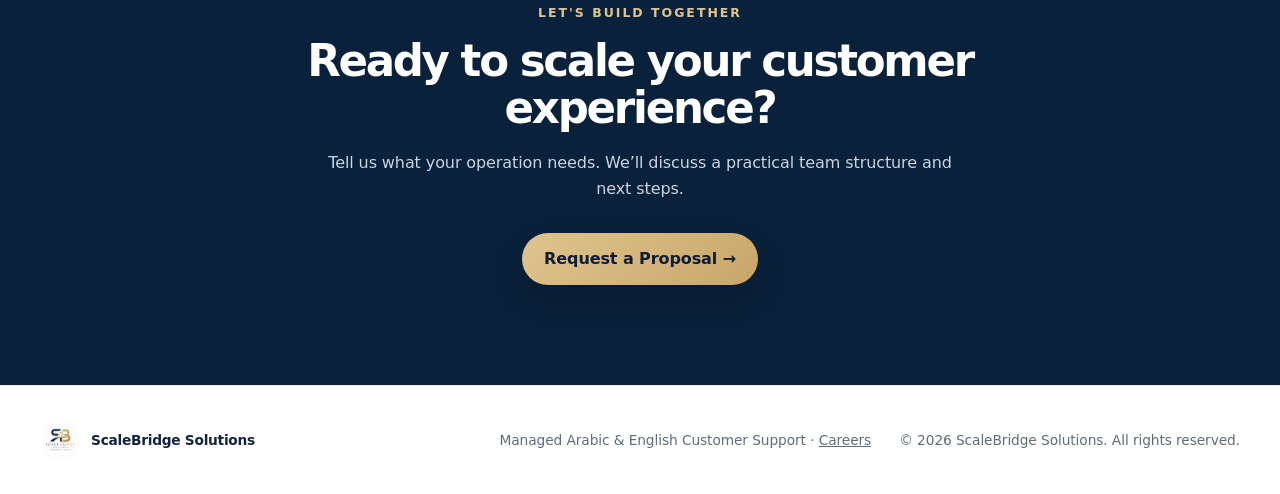
<file: pricing.html>
<!DOCTYPE html><html lang="en"><head><meta charset="utf-8"><meta name="viewport" content="width=device-width,initial-scale=1"><meta name="description" content="Clear monthly BPO team pricing for GCC businesses."><title>Transparent Pricing | ScaleBridge Solutions</title><link rel="stylesheet" href="styles.css?v=20261122-pricing4"><link rel="stylesheet" href="chatbot-additions.css"><link rel="stylesheet" href="chatbot-mobile-fix.css"></head><body><a class="skip-link" href="#main-content">Skip to content</a><header class="site-header" id="top"><nav class="nav container" aria-label="Main navigation"><a class="brand" href="index.html"><img src="logo.png" alt="ScaleBridge Solutions logo"><span>ScaleBridge<span class="brand-secondary"> Solutions</span></span></a><div class="nav-links"><a href="index.html">Home</a><a href="services.html">Services</a><a href="pricing.html">Pricing</a><a href="about.html">About Us</a><a href="careers.html">Careers</a></div><div class="nav-actions"><details class="mobile-menu"><summary aria-label="Open navigation"><span class="menu-word">Menu</span> <span aria-hidden="true">☰</span></summary><div class="mobile-menu-links"><a href="index.html">Home</a><a href="services.html">Services</a><a href="pricing.html">Pricing</a><a href="about.html">About Us</a><a href="careers.html">Careers</a></div></details><a class="button button-small" href="mailto:info@scalebridgesolutions.de?subject=ScaleBridge%20Inquiry">Contact Us</a></div></nav></header><main id="main-content"><section class="subpage-hero"><div class="container subpage-hero-inner"><div><p class="eyebrow">TRANSPARENT BY DESIGN</p><h1>Clear pricing.<br>Confident decisions.</h1><p class="hero-lead">Explore our published monthly role rates. Build the team you need with clear scope and no hidden fees.</p></div><div class="subpage-mark" aria-hidden="true"><span>SB</span><small>BUILDING BETTER OPERATIONS</small></div></div></section><section class="section" id="pricing"><div class="container"><div class="section-heading centered"><p class="eyebrow dark">Simple, clear and predictable</p><h2>Transparent Pricing. No Hidden Fees.</h2><p>Know your staffing costs before you commit. Our published monthly rates are clear, with no automatic volume-based discounts.</p></div>
<div class="pricing-feature"><div class="pricing-feature-copy"><p class="eyebrow dark">Customer Support Pricing</p><h3>Standard Support Agent</h3><div class="pricing-feature-price"><strong>$900</strong><span>per FTE / month</span></div><p>The standard agent rate remains the same regardless of team size. Additional roles are priced separately. Team sizes are agreed to match your project.</p><p>Final commercial terms are confirmed after reviewing service scope, coverage, channels, integrations and project-specific requirements. Any additional costs are disclosed before agreement.</p></div>
<div class="pricing-feature-ai"><div class="pricing-ai-icon">✦</div><p class="eyebrow">POWERED BY SCALEBRIDGE AI</p><h3>Meet Your AI Pricing Assistant</h3><p>Get an instant, AI-powered estimate for your customer support team. Our ScaleBridge AI Assistant uses our published role rates to calculate preliminary monthly costs, help you explore staffing options, and guide you toward a tailored proposal.</p><div class="pricing-feature-steps"><span>01 — Tell our AI assistant what you need</span><span>02 — See your preliminary monthly estimate instantly</span><span>03 — Explore options and request a tailored proposal</span></div><button class="button" id="open-pricing-chat" type="button" onclick="var t=document.getElementById('chat-toggle');var p=document.getElementById('chat-panel');if(t&&p&&p.hidden)t.click();else if(t&&p&&!p.hidden)p.querySelector('textarea,input')?.focus();">Get Your Instant AI Estimate ✦</button><small>AI-generated estimates are preliminary. Final staffing, scope and commercial terms are confirmed by our team.</small></div></div><div class="rate-card"><div class="rate-card-heading"><h3>Published Monthly Role Rates</h3><p>Per full-time equivalent (FTE). No automatic volume discounts.</p></div><div class="rate-table-wrap"><table class="rate-table"><thead><tr><th scope="col">Role</th><th scope="col">Monthly rate</th></tr></thead><tbody><tr><td>Standard Support Agent</td><td>$900</td></tr><tr><td>Night Shift Agent</td><td>$1,050</td></tr><tr><td>Senior Agent</td><td>$1,050</td></tr><tr><td>Team Leader</td><td>$1,350</td></tr><tr><td>Group Leader</td><td>$1,650</td></tr><tr><td>QA Analyst</td><td>$1,100</td></tr><tr><td>Operations Manager</td><td>$2,000</td></tr></tbody></table></div><p class="rate-note">Final staffing, coverage and any project-specific charges are agreed in writing before launch.</p></div></div></section><section class="section section-soft" id="ai-chatbot-pricing"><div class="container"><div class="section-heading centered"><p class="eyebrow dark">AN ADDED ADVANTAGE</p><h2>Basic AI Chatbot Setup Included</h2><p>Included once with every managed customer support contract, at no additional one-time setup fee.</p></div><div class="card-grid services-grid"><article class="card"><div class="icon-wrap">✓</div><h3>One-time basic setup: Included</h3><p>Basic website chatbot configuration, approved FAQs and initial testing.</p></article><article class="card"><div class="icon-wrap">✦</div><h3>Ongoing service: $100/month</h3><p>Basic chatbot hosting, usage limits and maintenance are agreed in advance.</p></article><article class="card"><div class="icon-wrap">↗</div><h3>Additional requirements</h3><p>Advanced integrations and usage beyond agreed limits are quoted separately. No hidden fees.</p></article></div></div></section><section class="subpage-cta"><div class="container"><p class="eyebrow">LET'S BUILD TOGETHER</p><h2>Ready to scale your customer experience?</h2><p>Tell us what your operation needs. We’ll discuss a practical team structure and next steps.</p><a class="button" href="mailto:info@scalebridgesolutions.de?subject=ScaleBridge%20Proposal%20Request">Request a Proposal →</a></div></section></main><footer class="footer"><div class="container footer-inner"><a class="brand footer-brand" href="index.html"><img src="logo.png" alt=""><span>ScaleBridge Solutions</span></a><p>Managed Arabic &amp; English Customer Support · <a href="careers.html">Careers</a></p><p>© 2026 ScaleBridge Solutions. All rights reserved.</p></div></footer><div class="chat-widget" id="chat-widget"><button class="chat-launcher" id="chat-toggle" aria-controls="chat-panel" aria-expanded="false" type="button">✦ <span>Ask ScaleBridge</span></button><section class="chat-panel" id="chat-panel" aria-label="ScaleBridge AI Assistant" hidden><div class="chat-header"><div><strong>ScaleBridge AI Assistant</strong><small>Instant Estimates &amp; Proposals</small></div><button id="chat-close" aria-label="Close assistant" type="button">×</button></div><div class="chat-messages" id="chat-messages" aria-live="polite"></div><div class="chat-choices"><button data-topic="quote" type="button">Proposal</button></div><p class="chat-disclaimer">AI-generated estimates are preliminary. Final terms are confirmed by ScaleBridge.</p></section></div>
<script defer src="chatbot.js?v=20261122-pricing4"></script><script defer src="chatbot-mobile-fix.js?v=20261122-pricing4"></script>
</body></html>
</file>
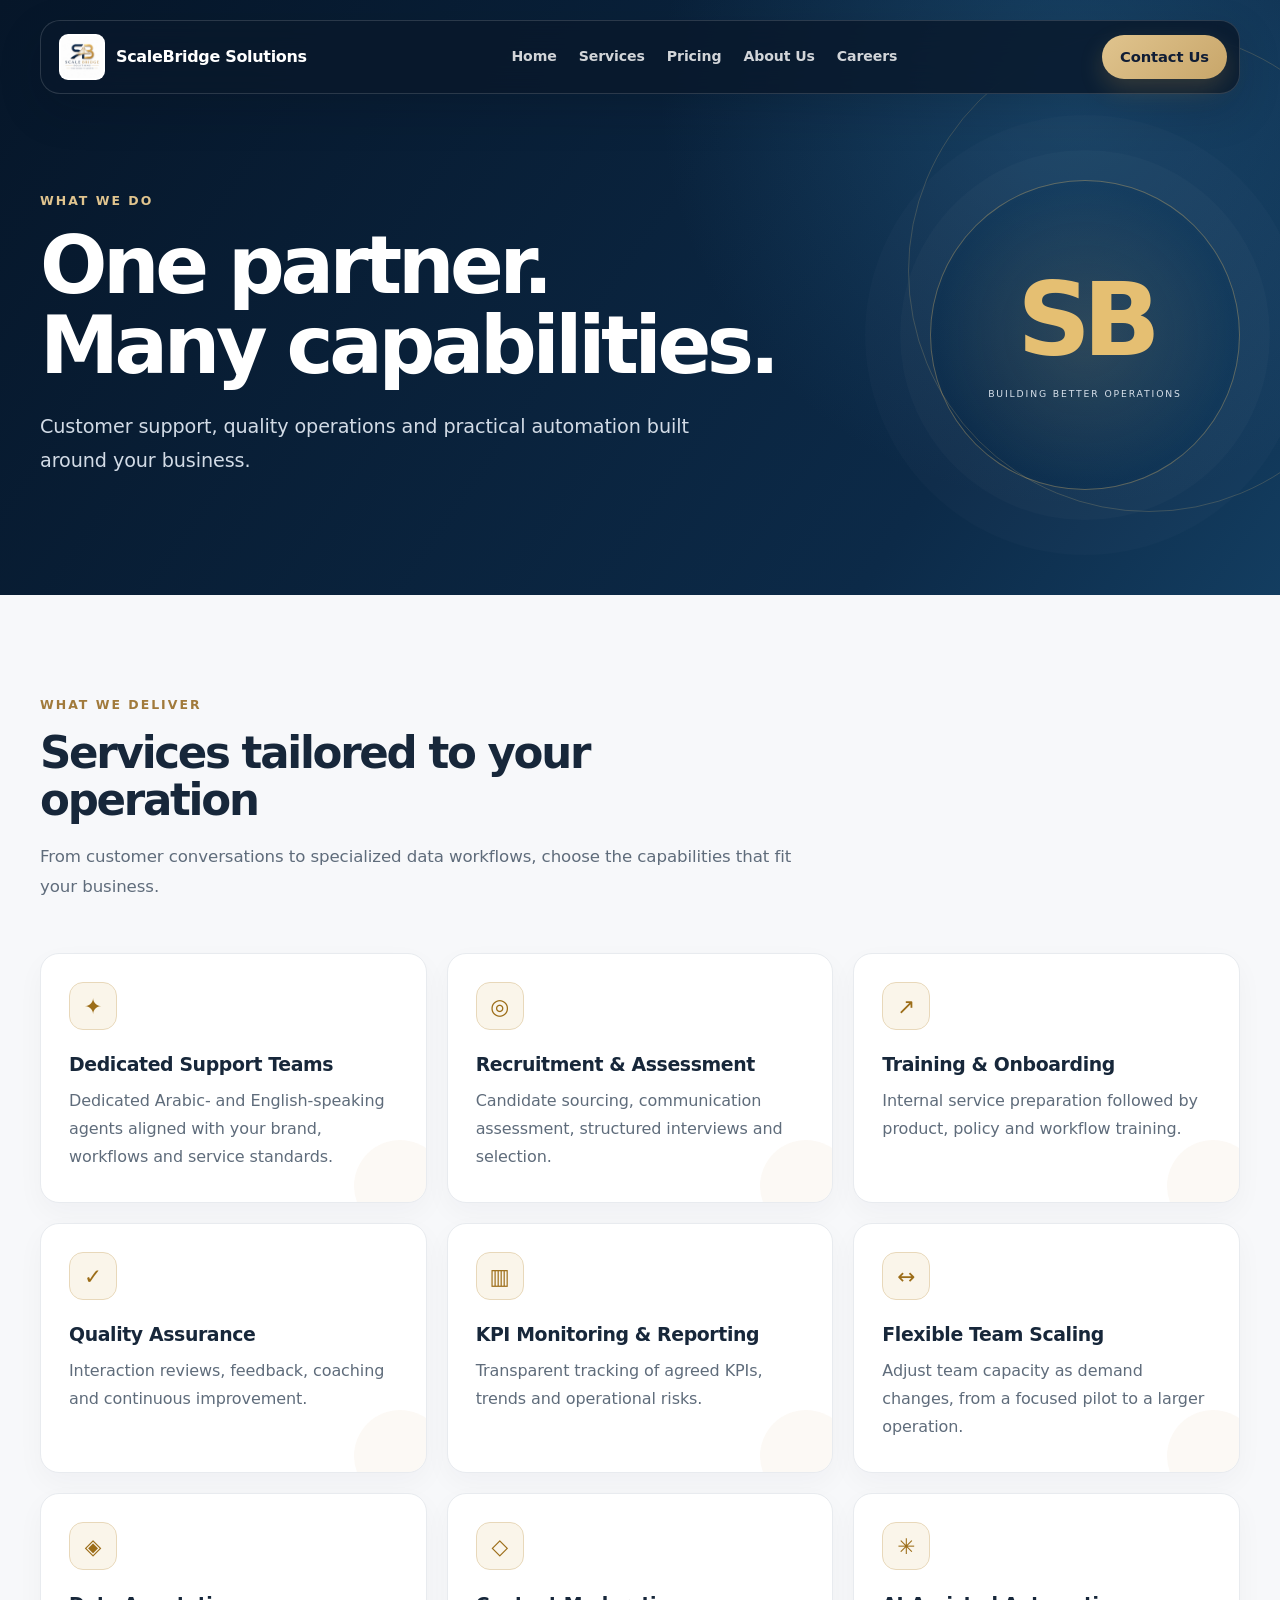
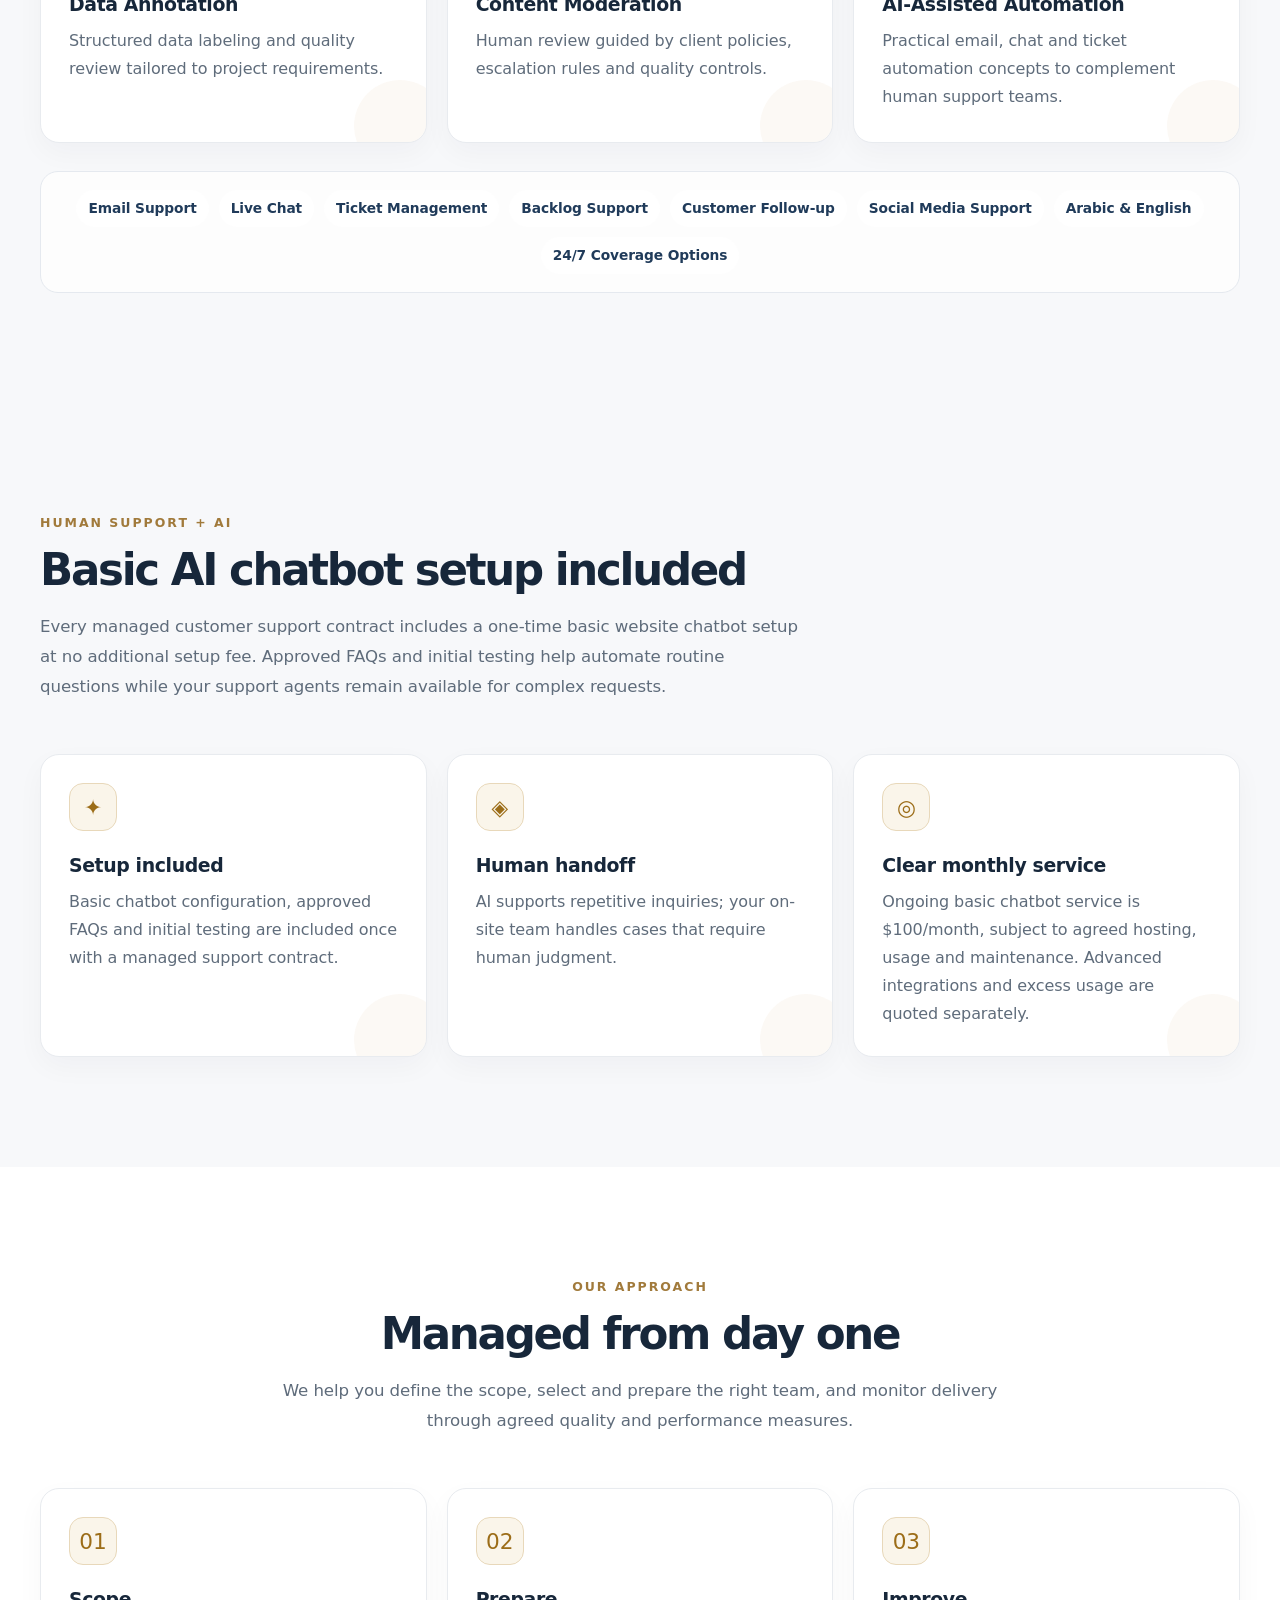
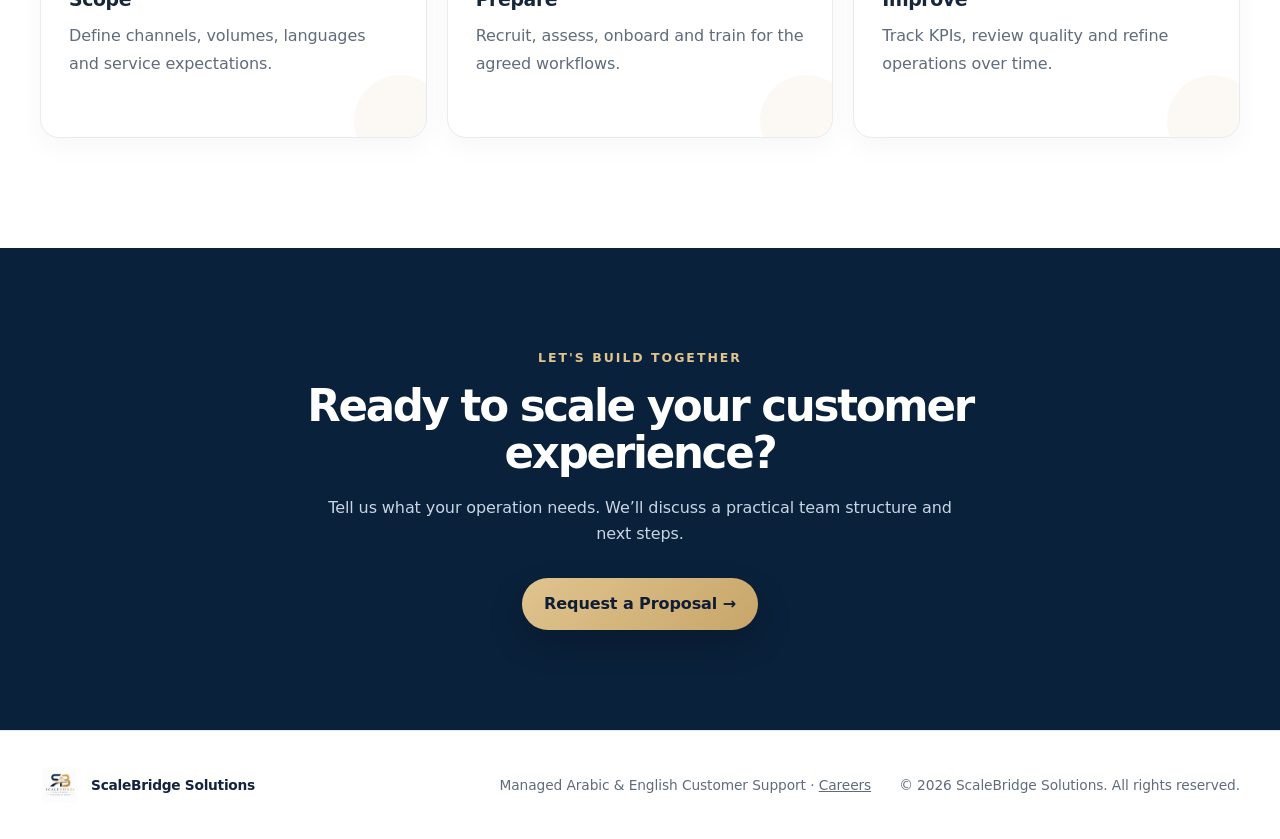
<file: services.html>
<!DOCTYPE html><html lang="en"><head><meta charset="utf-8"><meta name="viewport" content="width=device-width,initial-scale=1"><meta name="description" content="Managed customer support, quality assurance, data annotation and more."><title>Our Services | ScaleBridge Solutions</title><link rel="stylesheet" href="styles.css?v=20261122-pages1"></head><body><a class="skip-link" href="#main-content">Skip to content</a><header class="site-header" id="top"><nav class="nav container" aria-label="Main navigation"><a class="brand" href="index.html"><img src="logo.png" alt="ScaleBridge Solutions logo"><span>ScaleBridge<span class="brand-secondary"> Solutions</span></span></a><div class="nav-links"><a href="index.html">Home</a><a href="services.html">Services</a><a href="pricing.html">Pricing</a><a href="about.html">About Us</a><a href="careers.html">Careers</a></div><div class="nav-actions"><details class="mobile-menu"><summary aria-label="Open navigation"><span class="menu-word">Menu</span> <span aria-hidden="true">☰</span></summary><div class="mobile-menu-links"><a href="index.html">Home</a><a href="services.html">Services</a><a href="pricing.html">Pricing</a><a href="about.html">About Us</a><a href="careers.html">Careers</a></div></details><a class="button button-small" href="mailto:info@scalebridgesolutions.de?subject=ScaleBridge%20Inquiry">Contact Us</a></div></nav></header><main id="main-content"><section class="subpage-hero"><div class="container subpage-hero-inner"><div><p class="eyebrow">WHAT WE DO</p><h1>One partner.<br>Many capabilities.</h1><p class="hero-lead">Customer support, quality operations and practical automation built around your business.</p></div><div class="subpage-mark" aria-hidden="true"><span>SB</span><small>BUILDING BETTER OPERATIONS</small></div></div></section><section class="section section-soft" id="services"><div class="container"><div class="section-heading"><p class="eyebrow dark">What we deliver</p><h2>Services tailored to your operation</h2><p>From customer conversations to specialized data workflows, choose the capabilities that fit your business.</p></div>
<div class="card-grid services-grid">
<article class="card"><div class="icon-wrap">✦</div><h3>Dedicated Support Teams</h3><p>Dedicated Arabic- and English-speaking agents aligned with your brand, workflows and service standards.</p></article>
<article class="card"><div class="icon-wrap">◎</div><h3>Recruitment &amp; Assessment</h3><p>Candidate sourcing, communication assessment, structured interviews and selection.</p></article>
<article class="card"><div class="icon-wrap">↗</div><h3>Training &amp; Onboarding</h3><p>Internal service preparation followed by product, policy and workflow training.</p></article>
<article class="card"><div class="icon-wrap">✓</div><h3>Quality Assurance</h3><p>Interaction reviews, feedback, coaching and continuous improvement.</p></article>
<article class="card"><div class="icon-wrap">▥</div><h3>KPI Monitoring &amp; Reporting</h3><p>Transparent tracking of agreed KPIs, trends and operational risks.</p></article>
<article class="card"><div class="icon-wrap">↔</div><h3>Flexible Team Scaling</h3><p>Adjust team capacity as demand changes, from a focused pilot to a larger operation.</p></article>
<article class="card"><div class="icon-wrap">◈</div><h3>Data Annotation</h3><p>Structured data labeling and quality review tailored to project requirements.</p></article>
<article class="card"><div class="icon-wrap">◇</div><h3>Content Moderation</h3><p>Human review guided by client policies, escalation rules and quality controls.</p></article>
<article class="card"><div class="icon-wrap">✳</div><h3>AI-Assisted Automation</h3><p>Practical email, chat and ticket automation concepts to complement human support teams.</p></article>
</div><div class="channel-strip"><span>Email Support</span><span>Live Chat</span><span>Ticket Management</span><span>Backlog Support</span><span>Customer Follow-up</span><span>Social Media Support</span><span>Arabic &amp; English</span><span>24/7 Coverage Options</span></div></div></section><section class="section section-soft" id="ai-chatbot-service"><div class="container"><div class="section-heading"><p class="eyebrow dark">HUMAN SUPPORT + AI</p><h2>Basic AI chatbot setup included</h2><p>Every managed customer support contract includes a one-time basic website chatbot setup at no additional setup fee. Approved FAQs and initial testing help automate routine questions while your support agents remain available for complex requests.</p></div><div class="card-grid services-grid"><article class="card"><div class="icon-wrap">✦</div><h3>Setup included</h3><p>Basic chatbot configuration, approved FAQs and initial testing are included once with a managed support contract.</p></article><article class="card"><div class="icon-wrap">◈</div><h3>Human handoff</h3><p>AI supports repetitive inquiries; your on-site team handles cases that require human judgment.</p></article><article class="card"><div class="icon-wrap">◎</div><h3>Clear monthly service</h3><p>Ongoing basic chatbot service is $100/month, subject to agreed hosting, usage and maintenance. Advanced integrations and excess usage are quoted separately.</p></article></div></div></section><section class="section"><div class="container"><div class="section-heading centered"><p class="eyebrow dark">OUR APPROACH</p><h2>Managed from day one</h2><p>We help you define the scope, select and prepare the right team, and monitor delivery through agreed quality and performance measures.</p></div><div class="card-grid services-grid"><article class="card"><div class="icon-wrap">01</div><h3>Scope</h3><p>Define channels, volumes, languages and service expectations.</p></article><article class="card"><div class="icon-wrap">02</div><h3>Prepare</h3><p>Recruit, assess, onboard and train for the agreed workflows.</p></article><article class="card"><div class="icon-wrap">03</div><h3>Improve</h3><p>Track KPIs, review quality and refine operations over time.</p></article></div></div></section><section class="subpage-cta"><div class="container"><p class="eyebrow">LET'S BUILD TOGETHER</p><h2>Ready to scale your customer experience?</h2><p>Tell us what your operation needs. We’ll discuss a practical team structure and next steps.</p><a class="button" href="mailto:info@scalebridgesolutions.de?subject=ScaleBridge%20Proposal%20Request">Request a Proposal →</a></div></section></main><footer class="footer"><div class="container footer-inner"><a class="brand footer-brand" href="index.html"><img src="logo.png" alt=""><span>ScaleBridge Solutions</span></a><p>Managed Arabic &amp; English Customer Support · <a href="careers.html">Careers</a></p><p>© 2026 ScaleBridge Solutions. All rights reserved.</p></div></footer></body></html>
</file>
<file: styles.css>
:root{--navy-950:#061629;--navy-900:#081d36;--navy-800:#0e2b4d;--gold-500:#d7aa55;--gold-400:#e5bf72;--gold-100:#fbf3e3;--white:#fff;--ink:#132033;--muted:#5f6c7b;--line:#dfe6ee;--soft:#f5f8fc;--shadow:0 24px 70px rgba(6,22,41,.10);--radius-lg:28px;--radius-md:20px;--container:1180px}
*{box-sizing:border-box}html{scroll-behavior:smooth}body{margin:0;font-family:Inter,ui-sans-serif,system-ui,-apple-system,BlinkMacSystemFont,"Segoe UI",sans-serif;color:var(--ink);background:white;line-height:1.65;-webkit-font-smoothing:antialiased}img{max-width:100%;display:block}a{color:inherit}h1,h2,h3,p{margin-top:0}.container{width:min(var(--container),calc(100% - 40px));margin-inline:auto}.skip-link{position:fixed;left:16px;top:-60px;z-index:999;background:var(--gold-500);color:var(--navy-950);padding:10px 16px;border-radius:8px;font-weight:800}.skip-link:focus{top:16px}
.site-header{position:absolute;inset:0 0 auto;z-index:20;padding-top:22px}.nav{min-height:74px;padding:10px 12px 10px 18px;display:flex;align-items:center;justify-content:space-between;gap:24px;border:1px solid rgba(255,255,255,.14);background:rgba(5,21,39,.55);backdrop-filter:blur(16px);border-radius:18px}.brand{display:inline-flex;align-items:center;gap:11px;color:white;text-decoration:none;font-weight:800;letter-spacing:-.02em}.brand img{width:46px;height:46px;object-fit:contain}.nav-links{display:flex;align-items:center;gap:22px}.nav-links a{color:rgba(255,255,255,.82);text-decoration:none;font-size:.88rem;font-weight:650}.nav-links a:hover{color:var(--gold-400)}
.button{display:inline-flex;align-items:center;justify-content:center;min-height:50px;padding:13px 22px;border:0;border-radius:999px;background:linear-gradient(135deg,var(--gold-400),var(--gold-500));color:var(--navy-950);text-decoration:none;font:inherit;font-weight:850;cursor:pointer;box-shadow:0 10px 24px rgba(215,170,85,.2)}.button:hover{transform:translateY(-2px)}.button-small{min-height:44px;padding:10px 18px;font-size:.92rem}.button-light{background:white;color:var(--navy-900)}
.hero{position:relative;min-height:820px;overflow:hidden;color:white;background:radial-gradient(circle at 85% 20%,rgba(43,112,166,.42),transparent 30%),linear-gradient(135deg,var(--navy-950) 0%,var(--navy-900) 54%,#113b62 100%)}.hero::after{content:"";position:absolute;inset:auto 0 0;height:180px;background:linear-gradient(to bottom,transparent,rgba(6,22,41,.4));pointer-events:none}.hero-glow{position:absolute;border-radius:50%;opacity:.28;border:1px solid rgba(255,255,255,.15)}.hero-glow-one{width:540px;height:540px;right:-180px;top:90px}.hero-glow-two{width:280px;height:280px;right:190px;top:250px}.hero-grid{position:relative;z-index:2;min-height:820px;padding-top:165px;padding-bottom:90px;display:grid;grid-template-columns:1.25fr .75fr;align-items:center;gap:72px}.hero-copy{max-width:760px}.eyebrow{margin:0 0 14px;color:var(--gold-400);text-transform:uppercase;letter-spacing:.16em;font-size:.78rem;font-weight:850}.eyebrow.dark{color:#9c6d18}h1{margin-bottom:24px;font-size:clamp(3rem,5.3vw,5.25rem);line-height:.98;letter-spacing:-.055em}h2{margin-bottom:18px;font-size:clamp(2rem,3.4vw,3.35rem);line-height:1.08;letter-spacing:-.04em}h3{margin-bottom:10px;font-size:1.13rem;line-height:1.3;letter-spacing:-.02em}.hero-lead{margin-bottom:30px;color:rgba(255,255,255,.78);font-size:1.15rem}.hero-actions{display:flex;align-items:center;flex-wrap:wrap;gap:22px}.text-link{color:white;text-decoration:none;font-weight:750}.hero-trust{display:flex;flex-wrap:wrap;gap:12px;margin-top:34px}.hero-trust span{padding:8px 13px;border:1px solid rgba(255,255,255,.14);border-radius:999px;color:rgba(255,255,255,.76);font-size:.86rem;background:rgba(255,255,255,.035)}
.hero-panel{padding:28px;border:1px solid rgba(255,255,255,.17);border-radius:var(--radius-lg);background:linear-gradient(145deg,rgba(255,255,255,.12),rgba(255,255,255,.045));box-shadow:0 30px 80px rgba(0,0,0,.18);backdrop-filter:blur(18px)}.panel-label{margin-bottom:20px;color:var(--gold-400);font-size:.78rem;text-transform:uppercase;letter-spacing:.14em;font-weight:850}.panel-row{display:grid;grid-template-columns:44px 1fr;gap:14px;padding:18px 0;border-bottom:1px solid rgba(255,255,255,.11)}.panel-row strong,.panel-row span,.panel-highlight span,.panel-highlight strong,.panel-highlight small{display:block}.panel-row span{color:rgba(255,255,255,.65);font-size:.88rem}.panel-icon{width:42px;height:42px;display:grid;place-items:center;border-radius:13px;color:var(--gold-400);background:rgba(215,170,85,.12);font-weight:900}.panel-highlight{margin-top:24px;padding:21px;border-radius:18px;background:var(--gold-500);color:var(--navy-950)}.panel-highlight span{font-size:.7rem;font-weight:850;text-transform:uppercase;letter-spacing:.12em}.panel-highlight strong{font-size:1.25rem}.panel-highlight small{color:rgba(6,22,41,.72)}
.section{padding:104px 0}.section-soft{background:var(--soft)}.intro{padding:94px 0}.intro-grid{display:grid;grid-template-columns:.9fr 1.1fr;gap:90px}.intro-copy{font-size:1.07rem;color:var(--muted)}.section-heading{max-width:760px;margin-bottom:46px}.section-heading>p:last-child{color:var(--muted);font-size:1.04rem}.section-heading.centered{text-align:center;margin-inline:auto}.section-heading.compact{margin-bottom:34px}.card-grid{display:grid;gap:20px}.services-grid{grid-template-columns:repeat(3,1fr)}.card{position:relative;min-height:250px;padding:28px;overflow:hidden;border:1px solid var(--line);border-radius:var(--radius-md);background:white;box-shadow:0 12px 38px rgba(6,22,41,.05)}.card::after{content:"";position:absolute;inset:auto -20px -30px auto;width:110px;height:110px;border-radius:50%;background:var(--gold-100);opacity:.65}.card p{position:relative;z-index:1;color:var(--muted);margin-bottom:0}.icon-wrap{width:48px;height:48px;margin-bottom:22px;display:grid;place-items:center;border-radius:15px;background:var(--gold-100);color:#9c6d18;font-size:1.15rem}.channel-strip{margin-top:28px;padding:18px 22px;display:flex;flex-wrap:wrap;justify-content:center;gap:10px;border:1px solid var(--line);border-radius:18px;background:rgba(255,255,255,.72)}.channel-strip span{padding:7px 12px;border-radius:999px;color:var(--navy-800);background:white;font-size:.86rem;font-weight:750}
.pricing-highlight{display:flex;flex-direction:column;align-items:flex-start;gap:6px;margin:22px 0 20px;padding:16px 20px;border:1px solid rgba(210,163,65,.45);border-radius:16px;background:rgba(255,255,255,.07)}.pricing-highlight strong{font-size:clamp(1.12rem,3vw,1.42rem);color:var(--gold-400)}.pricing-highlight span{font-size:.82rem;line-height:1.6;opacity:.9}
.pricing-feature{display:grid;grid-template-columns:1fr 1fr;gap:28px}.pricing-feature-copy,.pricing-feature-ai{padding:38px;border-radius:24px}.pricing-feature-copy{border:1px solid var(--line);background:white;box-shadow:var(--shadow)}.pricing-feature-copy h3{font-size:1.45rem}.pricing-feature-copy>p:not(.eyebrow){color:var(--muted);margin-top:20px}.pricing-feature-price{display:flex;align-items:baseline;gap:12px;flex-wrap:wrap;margin:18px 0}.pricing-feature-price strong{font-size:clamp(3.5rem,7vw,5rem);line-height:1;letter-spacing:-.06em;color:var(--navy-900)}.pricing-feature-price span{color:var(--muted);font-weight:700}.pricing-feature-ai{background:linear-gradient(145deg,var(--navy-950),#113f68);color:white;display:flex;flex-direction:column;align-items:flex-start}.pricing-feature-ai h3{font-size:1.6rem;margin-top:12px}.pricing-feature-ai p{color:rgba(255,255,255,.78)}.pricing-ai-icon{width:52px;height:52px;display:grid;place-items:center;border-radius:16px;background:rgba(215,170,85,.16);color:var(--gold-400);font-size:1.5rem}.pricing-feature-steps{display:grid;gap:10px;width:100%;margin:16px 0 28px}.pricing-feature-steps span{padding:11px 14px;border:1px solid rgba(255,255,255,.13);border-radius:10px;background:rgba(255,255,255,.055);font-size:.88rem}.pricing-feature-ai .button{margin-top:auto}.pricing-feature-ai small{margin-top:18px;color:rgba(255,255,255,.65);font-size:.75rem}
.process-grid{display:grid;grid-template-columns:repeat(3,1fr);gap:20px}.process-card{padding:26px;border-top:3px solid var(--gold-500);border-radius:0 0 var(--radius-md) var(--radius-md);background:var(--soft)}.process-card span{display:block;margin-bottom:28px;color:#a5741e;font-size:.8rem;letter-spacing:.12em;font-weight:900}.process-card p{color:var(--muted);margin-bottom:0}
.pilot-section{padding:100px 0;color:white;background:linear-gradient(135deg,var(--navy-950),var(--navy-800))}.pilot-grid{display:grid;grid-template-columns:1.05fr .95fr;gap:74px;align-items:center}.pilot-grid>div:first-child>p:not(.eyebrow){color:rgba(255,255,255,.72);font-size:1.06rem;margin-bottom:28px}.pilot-card{display:grid;grid-template-columns:repeat(2,1fr);gap:14px}.pilot-card div{padding:22px;border:1px solid rgba(255,255,255,.13);border-radius:18px;background:rgba(255,255,255,.06)}.pilot-card span,.pilot-card strong{display:block}.pilot-card span{color:var(--gold-400);font-size:.72rem;text-transform:uppercase;letter-spacing:.1em;font-weight:800}
.why-grid{display:grid;grid-template-columns:.9fr 1.1fr;gap:84px}.why-copy>p:not(.eyebrow){color:var(--muted);font-size:1.05rem}.ai-ready{margin-top:30px;padding:24px;border-left:4px solid var(--gold-500);border-radius:0 16px 16px 0;background:white}.ai-ready p{color:var(--muted);margin-bottom:0}.benefit-list{display:grid;gap:14px}.benefit-list article{display:grid;grid-template-columns:48px 1fr;gap:18px;padding:24px;border:1px solid var(--line);border-radius:18px;background:white}.benefit-list article>span{width:44px;height:44px;display:grid;place-items:center;border-radius:14px;background:var(--navy-900);color:var(--gold-400);font-weight:900}.benefit-list p{color:var(--muted);margin-bottom:0}
.industries-section{padding-top:84px;padding-bottom:84px}.industries{display:flex;justify-content:center;flex-wrap:wrap;gap:12px}.industries span{padding:12px 17px;border:1px solid var(--line);border-radius:999px;background:white;color:var(--navy-800);font-weight:750}
.contact-section{padding:34px 0 84px}.contact-card{padding:58px;display:grid;grid-template-columns:1.2fr .8fr;gap:56px;align-items:center;border-radius:var(--radius-lg);color:white;background:linear-gradient(135deg,#0b2948,#113f68);box-shadow:var(--shadow)}.contact-card p:not(.eyebrow){color:rgba(255,255,255,.72)}.contact-actions{display:flex;flex-direction:column;align-items:flex-start;gap:12px}.email-link{color:var(--gold-400);text-decoration:none;font-weight:800;overflow-wrap:anywhere}.contact-actions span{color:rgba(255,255,255,.64);font-size:.9rem}.footer{padding:34px 0;border-top:1px solid var(--line);background:white}.footer-inner{display:grid;grid-template-columns:1fr auto auto;align-items:center;gap:28px;color:var(--muted);font-size:.86rem}.footer-inner p{margin:0}.footer-brand{color:var(--navy-900)}.footer-brand img{width:40px;height:40px}
.chat-widget{position:fixed!important;right:16px;bottom:max(16px,env(safe-area-inset-bottom));z-index:99999!important;font-family:inherit}.chat-launcher{display:inline-flex!important;align-items:center;justify-content:center;gap:8px;min-height:48px;padding:15px 20px;border:0;border-radius:999px;background:linear-gradient(135deg,var(--gold-400),var(--gold-500));color:var(--navy-950);font-family:inherit;font-size:.94rem;font-weight:800;white-space:nowrap;box-shadow:0 12px 35px rgba(6,22,41,.22);cursor:pointer}.chat-panel{position:absolute;right:0;bottom:calc(100% + 12px);width:min(390px,calc(100vw - 28px));max-height:min(75dvh,570px);overflow:hidden;border:1px solid var(--line);border-radius:20px;background:white;box-shadow:0 22px 70px rgba(6,22,41,.24)}.chat-panel[hidden]{display:none!important}.chat-header{background:var(--navy-900);color:white;padding:16px 18px;display:flex;align-items:center;justify-content:space-between}.chat-header strong,.chat-header small{display:block}.chat-header small{font-size:.73rem;color:var(--gold-400)}.chat-header button{background:transparent;border:0;color:white;font-size:1.7rem;cursor:pointer}.chat-messages{padding:18px;max-height:280px;overflow-y:auto}.chat-bubble{background:var(--soft);padding:12px 14px;border-radius:14px;font-size:.9rem;margin-bottom:10px}.chat-messages .chat-bubble{white-space:pre-wrap;overflow-wrap:anywhere;word-break:normal;line-height:1.65;margin-bottom:12px}.chat-messages .chat-bubble[dir=rtl]{text-align:right}.chat-messages .chat-bubble[dir=ltr]{text-align:left}
.chat-extra{padding:10px 16px;border-top:1px solid var(--line)}.chat-extra button{display:block;width:100%;border:0;border-radius:10px;padding:11px;background:var(--gold-500);color:var(--navy-950);font-weight:800;cursor:pointer}.chat-form{display:flex;gap:8px;padding:12px 16px;border-top:1px solid var(--line)}.chat-form input{flex:1;min-width:0;padding:10px 12px;border:1px solid var(--line);border-radius:10px;font:inherit;font-size:.85rem}.chat-form button{width:42px;border:0;border-radius:10px;background:var(--navy-900);color:white;cursor:pointer}.chat-disclaimer{font-size:.72rem;color:var(--muted);padding:0 16px 14px;margin:0}.chat-lead{padding:15px;display:grid;gap:10px;background:white;border-top:1px solid var(--line);overflow-y:auto;max-height:300px}.chat-lead[hidden]{display:none!important}.chat-lead strong{color:var(--navy-900);font-size:.95rem}.chat-lead p{color:var(--muted);font-size:.82rem;margin:0}.chat-lead>input{width:100%;padding:11px 12px;border:1px solid var(--line);border-radius:10px;font:inherit;font-size:.85rem}.chat-lead button,.chat-proposal-send{border:0;border-radius:10px;padding:11px 12px;background:var(--gold-500);color:var(--navy-950);font-weight:800;cursor:pointer}.chat-lead .chat-cancel{background:var(--soft);color:var(--navy-900)}.chat-consent{display:flex;align-items:flex-start;gap:8px;font-size:.75rem;color:var(--muted)}.chat-consent input{margin-top:4px}.chat-lead small{font-size:.72rem;color:var(--muted)}.chat-proposal-send{display:block;width:calc(100% - 30px);margin:10px 15px}
.chat-widget.is-open .chat-launcher{display:none!important}.chat-widget.is-open .chat-panel{position:fixed;right:12px;bottom:max(12px,env(safe-area-inset-bottom));width:min(390px,calc(100vw - 24px));max-height:min(72dvh,520px);display:flex;flex-direction:column;overflow:hidden}.chat-widget.is-open .chat-header{flex:0 0 auto}.chat-widget.is-open .chat-messages{flex:1 1 auto;min-height:0;overflow-y:auto}.chat-widget.is-open .chat-extra,.chat-widget.is-open .chat-form,.chat-widget.is-open .chat-disclaimer{flex:0 0 auto}.chat-widget.is-open .chat-lead{flex:0 1 auto;min-height:0}
@media(max-width:980px){.nav-links{display:none}.hero-grid,.intro-grid,.pilot-grid,.why-grid,.contact-card{grid-template-columns:1fr}.hero-grid{padding-top:150px;gap:42px}.hero-panel{max-width:620px}.services-grid,.process-grid{grid-template-columns:repeat(2,1fr)}.pricing-feature{grid-template-columns:1fr}.intro-grid,.why-grid{gap:40px}.footer-inner{grid-template-columns:1fr;text-align:center;justify-items:center}}
@media(max-width:680px){.container{width:min(100% - 26px,var(--container))}.site-header{padding-top:12px}.nav{min-height:64px;padding:8px 9px 8px 12px;border-radius:14px}.brand span{font-size:.91rem}.brand img{width:39px;height:39px}.button-small{padding:9px 13px;font-size:.82rem}.hero{min-height:auto}.hero-grid{min-height:auto;padding-top:125px;padding-bottom:70px}h1{font-size:clamp(2.55rem,12vw,4rem)}h2{font-size:clamp(1.85rem,8vw,2.55rem)}.hero-lead{font-size:1.02rem}.hero-actions{align-items:flex-start;flex-direction:column;gap:17px}.hero-panel{padding:20px}.section,.intro,.pilot-section{padding:52px 0}.services-grid,.process-grid,.pilot-card{grid-template-columns:1fr}.card{min-height:auto;padding:25px 22px}.contact-card{padding:34px 24px;gap:34px}.pricing-feature-copy,.pricing-feature-ai{padding:26px}.chat-widget{right:12px;bottom:max(12px,env(safe-area-inset-bottom))}.chat-widget.is-open .chat-panel{max-height:min(65dvh,460px)}.chat-widget.is-open .chat-header{padding:12px 15px}.chat-widget.is-open .chat-messages{padding:12px 15px}.chat-widget.is-open .chat-disclaimer{padding:0 12px 10px;font-size:.67rem}}
@media(prefers-reduced-motion:reduce){html{scroll-behavior:auto}*,*::before,*::after{transition:none!important}}

/* Premium Corporate refresh — preserves existing chatbot styles */
:root{--navy-950:#101d35;--navy-900:#14243d;--navy-800:#203b5a;--gold-500:#c4a46a;--gold-400:#d4ba88;--gold-100:#f6f0e5;--soft:#f5f6f8;--container:1200px}
body{letter-spacing:-.006em}
.hero{background:radial-gradient(circle at 88% 12%,rgba(80,112,148,.25),transparent 36%),linear-gradient(130deg,#101d35 0%,#142842 70%,#1c3653 100%)}
.hero h1{font-size:clamp(3.2rem,6vw,6.4rem);line-height:1.04;letter-spacing:-.055em}
.hero-lead{max-width:660px;font-size:clamp(1rem,1.5vw,1.22rem)}
.hero-panel{background:linear-gradient(155deg,rgba(255,255,255,.12),rgba(255,255,255,.035));border-color:rgba(255,255,255,.22)}
.hero-metrics{display:flex;flex-wrap:wrap;gap:24px;margin:30px 0 12px;padding:22px 0;border-top:1px solid rgba(255,255,255,.18);border-bottom:1px solid rgba(255,255,255,.18)}
.hero-metrics div{display:flex;flex-direction:column;gap:3px}.hero-metrics strong{font-size:1.25rem;color:#fff;line-height:1.2}.hero-metrics span{font-size:.76rem;color:#b9c6d6}
.card{box-shadow:0 10px 34px rgba(16,29,53,.045);transition:transform .2s ease,box-shadow .2s ease}.card:hover{transform:translateY(-3px);box-shadow:0 20px 45px rgba(16,29,53,.085)}
.careers-section{background:#fff}.careers-layout{display:grid;grid-template-columns:1.15fr .85fr;gap:55px;align-items:stretch}.careers-copy{padding:20px 0}.careers-copy>p:not(.eyebrow){color:#5f6c7b;max-width:640px}.careers-facts{display:grid;gap:0;margin:32px 0;border-top:1px solid #dfe6ee}.careers-facts>div{padding:17px 0;border-bottom:1px solid #dfe6ee;display:grid;grid-template-columns:150px 1fr;gap:18px}.careers-facts span{font-size:.72rem;letter-spacing:.11em;color:#6e7a8b;font-weight:800}.careers-facts strong{font-size:.95rem;color:#14243d}.careers-note{font-size:.89rem}.careers-art{min-height:420px;padding:44px;background:linear-gradient(155deg,#101d35,#264460);border-radius:26px;color:white;display:flex;flex-direction:column;justify-content:space-between;box-shadow:0 26px 60px rgba(16,29,53,.13)}.careers-art>span:first-child{color:#d4ba88;letter-spacing:.17em;font-size:.72rem;font-weight:800}.careers-art strong{font-size:clamp(1.9rem,3vw,3.3rem);line-height:1.14;letter-spacing:-.04em}.careers-art>span:last-child{font-size:.85rem;color:#c5d1df}
@media(max-width:900px){.careers-layout{grid-template-columns:1fr;gap:24px}.careers-art{min-height:260px}.hero-metrics{gap:18px}}
@media(max-width:560px){.careers-facts>div{grid-template-columns:1fr;gap:4px}.careers-art{padding:28px;min-height:230px}.hero-metrics strong{font-size:1.05rem}.hero-metrics span{font-size:.69rem}}

.rate-card{margin-top:36px;padding:32px;border:1px solid var(--line);border-radius:24px;background:#fff;box-shadow:0 12px 35px rgba(16,29,53,.05)}
.rate-card-heading{display:flex;justify-content:space-between;align-items:baseline;gap:20px;flex-wrap:wrap}.rate-card-heading p,.rate-note{color:#647285;font-size:.89rem}.rate-table-wrap{overflow-x:auto}.rate-table{border-collapse:collapse;width:100%;margin:15px 0;text-align:left}.rate-table th{background:#f5f6f8;color:#203b5a;text-transform:uppercase;letter-spacing:.09em;font-size:.73rem}.rate-table td,.rate-table th{padding:14px 18px;border-bottom:1px solid #e4e9ef}.rate-table td:last-child,.rate-table th:last-child{text-align:right;font-weight:750;white-space:nowrap}.rate-table tbody tr:hover{background:#faf9f6}.rate-note{margin:14px 0 0}

/* Editorial premium design system — visual layer only; chatbot untouched */
:root{--gold-500:#c8a66a;--gold-400:#e0c48e;--soft:#f7f8fa;--ink:#17273a;--line:#e5e9ef}
body{background:#fff}
h1,h2,h3{font-weight:780}
h2{letter-spacing:-.052em}
.site-header{padding-top:20px}
.nav{border-radius:20px;background:rgba(9,25,44,.84);box-shadow:0 16px 44px rgba(2,12,24,.16)}
.brand img{border-radius:9px;background:#fff;padding:2px}
.nav-actions{display:flex;align-items:center;gap:12px}
.mobile-menu{display:none;position:relative;color:#fff}
.mobile-menu summary{cursor:pointer;list-style:none;padding:9px 12px;border:1px solid rgba(255,255,255,.2);border-radius:12px;font-weight:750;font-size:.82rem}
.mobile-menu summary::-webkit-details-marker{display:none}
.mobile-menu summary span{margin-left:5px;color:var(--gold-400)}
.mobile-menu-links{position:absolute;right:0;top:calc(100% + 12px);z-index:30;display:grid;min-width:215px;padding:10px;background:#fff;border:1px solid #e5e9ef;border-radius:16px;box-shadow:0 20px 50px rgba(0,0,0,.2)}
.mobile-menu-links a{padding:10px 12px;color:#16263d;text-decoration:none;font-size:.88rem;font-weight:700;border-radius:8px}
.mobile-menu-links a:hover{background:#f5f6f8}
.hero{background:radial-gradient(ellipse at 83% 33%,rgba(85,133,163,.24),transparent 38%),linear-gradient(125deg,#09182b 0%,#142943 58%,#1e3d58 100%)}
.hero::before{content:"";position:absolute;inset:0;opacity:.16;pointer-events:none;background-image:linear-gradient(rgba(255,255,255,.13) 1px,transparent 1px),linear-gradient(90deg,rgba(255,255,255,.13) 1px,transparent 1px);background-size:84px 84px;mask-image:linear-gradient(90deg,transparent 30%,#000)}
.hero-grid{grid-template-columns:minmax(0,1.16fr) minmax(340px,.84fr);gap:clamp(36px,5vw,80px);padding-top:175px;padding-bottom:108px}
.hero h1{max-width:780px;font-size:clamp(3.4rem,5.7vw,6rem);line-height:1.03}
.hero .eyebrow{font-size:.73rem;letter-spacing:.22em}
.hero-lead{line-height:1.8;max-width:600px;color:#d2dbe6}
.hero-actions .button{padding-inline:30px;min-height:56px}
.button{transition:transform .2s ease,box-shadow .2s ease}
.button:hover{box-shadow:0 15px 32px rgba(200,166,106,.3)}
.pricing-highlight{max-width:640px;background:rgba(255,255,255,.045);border:1px solid rgba(224,196,142,.3);border-left:3px solid var(--gold-400);border-radius:12px;padding:20px 23px;margin-top:35px}
.pricing-highlight strong{font-size:1.13rem;letter-spacing:-.025em}
.pricing-highlight span{line-height:1.75;color:#d8e0e8}
.hero-trust{margin-top:25px}
.hero-trust span{font-size:.78rem;letter-spacing:.015em}
.hero-panel{padding:24px;background:linear-gradient(155deg,rgba(255,255,255,.105),rgba(255,255,255,.035));box-shadow:0 35px 100px rgba(0,0,0,.22)}
.panel-visual{height:220px;position:relative;overflow:hidden;margin-bottom:24px;border-radius:19px;border:1px solid rgba(224,196,142,.24);background:radial-gradient(circle at 50% 45%,rgba(205,174,118,.2),transparent 50%),linear-gradient(135deg,#1b3550,#10243b);display:grid;place-items:center}
.visual-orbit{position:absolute;border:1px solid rgba(221,194,142,.27);border-radius:50%;width:270px;height:270px;transform:rotate(-22deg) scaleY(.53)}
.visual-orbit-two{transform:rotate(38deg) scaleY(.53);width:340px;height:340px}
.visual-core{width:112px;height:112px;display:flex;align-items:center;justify-content:center;flex-direction:column;border:1px solid rgba(238,211,161,.55);border-radius:24px;background:linear-gradient(145deg,#c9a96d,#f0d8a9);color:#10243b;font-size:2.7rem;letter-spacing:-.1em;font-weight:850;box-shadow:0 20px 60px rgba(0,0,0,.24);z-index:1}
.visual-core span{font-size:.57rem;letter-spacing:.2em;text-transform:uppercase;font-weight:800}
.visual-chip{position:absolute;z-index:2;padding:8px 12px;border:1px solid rgba(255,255,255,.18);border-radius:100px;background:rgba(10,26,44,.85);color:#f2e1be;font-size:.68rem;letter-spacing:.05em;font-weight:800}
.visual-chip-top{top:25px;right:20px}.visual-chip-bottom{bottom:24px;left:18px}
.visual-chip i{display:inline-block;width:7px;height:7px;margin-right:6px;background:#8cdaa9;border-radius:50%}
.panel-row{padding:13px 0}
.panel-highlight{margin-top:18px;background:linear-gradient(135deg,#e8cf9e,#c8a66a)}
.credibility-band{background:#fff;border-bottom:1px solid #e7ebf0}
.credibility-inner{display:flex;justify-content:space-between;align-items:center;gap:18px;flex-wrap:wrap;padding:25px 0}
.credibility-inner span{font-size:.66rem;letter-spacing:.17em;font-weight:850;color:#a17a3b}
.credibility-inner strong{font-size:.87rem;color:#31445a;font-weight:760}
.section{padding-block:110px}
.section-soft{background:#f7f8fa}
.section-heading .eyebrow,.eyebrow.dark{color:#a17a3b}
.section-heading{margin-bottom:52px}
.section-heading>p:last-child{line-height:1.8}
.card{border:1px solid #e8ebef;border-radius:19px;box-shadow:0 10px 28px rgba(11,30,49,.035);transition:transform .22s ease,box-shadow .22s ease,border-color .22s ease}
.card:hover{transform:translateY(-5px);border-color:#d5bc8e;box-shadow:0 25px 55px rgba(11,30,49,.09)}
.card::after{width:92px;height:92px;opacity:.38}
.icon-wrap{border:1px solid #e8d8ba;background:#faf5ea;border-radius:14px;font-size:1.35rem}
.card h3{font-size:1.18rem}
.card p{line-height:1.75}
.pricing-feature-copy,.pricing-feature-ai,.rate-card{box-shadow:0 15px 55px rgba(11,30,49,.06)}
.pricing-feature-ai{background:radial-gradient(circle at 90% 10%,rgba(205,174,118,.17),transparent 38%),linear-gradient(135deg,#0b1d32,#203d59)}
.process-card{border-top:3px solid #c8a66a;border-radius:0 0 18px 18px}
.contact-card{background:radial-gradient(circle at 95% 10%,rgba(224,196,142,.13),transparent 45%),linear-gradient(135deg,#0b1c31,#1c3c58)}
a:focus-visible,button:focus-visible,summary:focus-visible{outline:3px solid #d6ae66;outline-offset:4px}
@media(max-width:1100px){.nav-links{gap:12px}.nav-links a{font-size:.78rem}}
@media(max-width:980px){.mobile-menu{display:block}.hero-grid{grid-template-columns:1fr;gap:34px}.hero-panel{max-width:690px}.credibility-inner{justify-content:center;text-align:center}}
@media(max-width:680px){.site-header{padding-top:12px}.nav{gap:8px;padding:8px 10px}.brand{gap:7px}.brand span{font-size:.8rem}.brand img{width:38px;height:38px}.nav-actions{gap:7px}.nav-actions .button-small{padding:8px 11px;font-size:.73rem;min-height:40px}.mobile-menu summary{font-size:.73rem;padding:8px}.hero-grid{padding-top:139px;padding-bottom:65px}.hero h1{font-size:clamp(2.7rem,11vw,4.25rem);line-height:1.08}.hero .eyebrow{font-size:.65rem;letter-spacing:.13em}.hero-lead{font-size:1.02rem;line-height:1.75}.hero-actions{gap:18px}.pricing-highlight{padding:18px;margin-top:30px}.hero-panel{padding:18px}.panel-visual{height:185px}.visual-core{width:90px;height:90px;font-size:2.2rem}.credibility-inner{padding:23px 0;gap:12px 18px}.credibility-inner span{width:100%}.credibility-inner strong{font-size:.75rem}.section{padding-block:68px}.section-heading{margin-bottom:32px}.card{padding:25px}.rate-card{padding:20px}.rate-table td,.rate-table th{padding:12px 10px}.contact-card{border-radius:22px}}
@media(max-width:370px){.brand span{max-width:95px;line-height:1.1}.nav-actions .button-small{font-size:.69rem;padding:7px 9px}.mobile-menu summary{font-size:.69rem}}

/* Mobile header refinement: clear brand, single menu action */
.mobile-contact-link{display:none}
@media(max-width:980px){
.site-header .nav{justify-content:space-between}
.nav-actions>.button-small{display:none}
.mobile-menu summary{display:flex;align-items:center;gap:8px;justify-content:center;background:rgba(255,255,255,.065);border:1px solid rgba(224,196,142,.35);color:#f5f5f4}
.mobile-menu summary span{font-size:1.1rem;margin:0}
.mobile-menu-links .mobile-contact-link{display:block;margin-top:6px;padding:12px 14px;background:linear-gradient(135deg,#e0c48e,#c8a66a);color:#14243d;font-weight:850;text-align:center}
}
@media(max-width:680px){
.nav{min-height:66px;padding:8px 12px;gap:12px}
.brand{min-width:0;gap:9px}
.brand img{width:43px;height:43px;flex:none}
.brand span{font-size:clamp(.85rem,3.2vw,1.05rem);line-height:1.15;letter-spacing:-.035em;white-space:normal}
.nav-actions{flex:none}
.mobile-menu summary{width:46px;height:43px;padding:0;font-size:0;border-radius:12px}
.mobile-menu summary span{font-size:1.35rem}
.mobile-menu-links{right:0;min-width:min(270px,calc(100vw - 50px))}
}
@media(max-width:370px){.brand span{max-width:none;font-size:.78rem}.brand img{width:38px;height:38px}}

/* Mobile header v4: balanced two-tier masthead, full brand and two clear actions */
@media(max-width:980px){
.site-header .nav{display:grid;grid-template-columns:1fr 1fr;grid-template-areas:"brand brand" "menu contact";align-items:center;gap:12px;padding:15px 16px 13px;background:rgba(9,25,44,.91);border-radius:18px}
.site-header .brand{grid-area:brand;justify-self:center;display:flex;align-items:center;gap:12px;text-align:left}
.site-header .brand img{width:46px;height:46px;flex:none}
.site-header .brand span{font-size:1.02rem;max-width:none;white-space:nowrap}
.site-header .nav-actions{display:contents}
.site-header .mobile-menu{grid-area:menu;display:block;min-width:0}
.site-header .mobile-menu summary{width:100%;height:43px;font-size:.86rem;padding:8px 12px;display:flex;align-items:center;gap:9px;border:1px solid rgba(255,255,255,.2);background:rgba(255,255,255,.045);border-radius:11px}
.site-header .mobile-menu summary span{font-size:1.13rem}
.site-header .nav-actions>.button-small{grid-area:contact;display:flex;min-height:43px;justify-content:center;padding:9px 14px;font-size:.84rem}
.site-header .mobile-menu-links{left:0;right:auto;top:calc(100% + 9px);width:min(275px,calc(100vw - 58px))}
.site-header .mobile-menu-links .mobile-contact-link{display:none}
.hero-grid{padding-top:200px}
}
@media(max-width:680px){
.site-header{padding-top:12px}
.site-header .nav{gap:10px;padding:13px 13px 12px}
.site-header .brand img{width:43px;height:43px}
.site-header .brand span{font-size:clamp(.9rem,3.9vw,1.08rem)}
.site-header .mobile-menu summary{font-size:.81rem}
.site-header .nav-actions>.button-small{font-size:.81rem}
.hero-grid{padding-top:215px}
}
@media(max-width:370px){.site-header .brand span{font-size:.85rem}.site-header .nav{gap:8px}.site-header .mobile-menu summary,.site-header .nav-actions>.button-small{font-size:.75rem}}

/* v5 mobile masthead — compact editorial floating bar, single action */
.brand-secondary{display:inline}
@media(max-width:980px){
.site-header{padding-top:14px}
.site-header .nav{display:flex;grid-template-columns:none;grid-template-areas:none;align-items:center;justify-content:space-between;gap:14px;padding:11px 14px;min-height:74px;max-width:720px;border-radius:20px;background:rgba(8,24,42,.94);box-shadow:0 18px 45px rgba(0,0,0,.19)}
.site-header .brand{grid-area:auto;justify-self:auto;min-width:0;gap:10px;text-align:left}
.site-header .brand img{width:43px;height:43px;border-radius:12px}
.site-header .brand span{font-size:1.05rem;white-space:normal;line-height:1.1}
.site-header .brand .brand-secondary{display:none}
.site-header .nav-actions{display:flex;align-items:center;gap:0;flex:none}
.site-header .nav-actions>.button-small{display:none}
.site-header .mobile-menu{display:block;grid-area:auto;position:relative}
.site-header .mobile-menu summary{width:auto;height:43px;display:flex;gap:10px;align-items:center;padding:9px 14px;font-size:.83rem;font-weight:800;background:rgba(224,196,142,.11);border:1px solid rgba(224,196,142,.45);border-radius:100px;color:#f0d8a9}
.site-header .mobile-menu summary .menu-word{font-size:inherit;letter-spacing:.02em;color:inherit;margin:0}
.site-header .mobile-menu summary span:last-child{font-size:1.12rem;color:#f0d8a9}
.site-header .mobile-menu-links{top:calc(100% + 13px);left:auto;right:0;min-width:min(290px,calc(100vw - 45px));padding:12px;border-radius:18px}
.site-header .mobile-menu-links a{padding:12px 13px}
.site-header .mobile-menu-links .mobile-contact-link{display:block;margin-top:9px;padding:13px;background:linear-gradient(135deg,#e0c48e,#c8a66a);color:#13243c;text-align:center;font-weight:850;border-radius:11px}
.hero-grid{padding-top:160px}
}
@media(max-width:680px){
.site-header .nav{min-height:70px;padding:10px 12px;gap:8px}
.site-header .brand img{width:42px;height:42px}
.site-header .brand span{font-size:clamp(.94rem,4vw,1.12rem);font-weight:850}
.site-header .mobile-menu summary{height:40px;padding:8px 13px;gap:8px;font-size:.78rem}
.hero-grid{padding-top:150px}
}
@media(max-width:370px){.site-header .brand span{font-size:.86rem}.site-header .mobile-menu summary{padding:8px 10px;font-size:.74rem}}

/* v6: logo + Menu + Contact visible on mobile */
@media(max-width:980px){
.site-header .nav{max-width:none;gap:10px}
.site-header .brand{gap:8px}
.site-header .brand img{width:42px;height:42px;flex-shrink:0}
.site-header .brand span{font-size:.96rem}
.site-header .nav-actions{display:flex;align-items:center;gap:8px}
.site-header .nav-actions>.button-small{display:inline-flex;align-items:center;justify-content:center;min-height:42px;padding:9px 14px;font-size:.81rem;white-space:nowrap}
.site-header .mobile-menu summary{height:42px}
.site-header .mobile-menu-links .mobile-contact-link{display:none}
}
@media(max-width:680px){
.site-header .nav{padding:9px 10px;gap:6px;min-height:64px}
.site-header .brand img{width:36px;height:36px}
.site-header .brand span{font-size:clamp(.78rem,3.1vw,.98rem)}
.site-header .nav-actions{gap:6px}
.site-header .mobile-menu summary{height:38px;padding:7px 10px;font-size:.74rem;gap:5px}
.site-header .mobile-menu summary span:last-child{font-size:1rem}
.site-header .nav-actions>.button-small{min-height:38px;padding:7px 10px;font-size:.73rem}
}
@media(max-width:370px){
.site-header .brand img{width:32px;height:32px}
.site-header .brand span{font-size:.74rem}
.site-header .mobile-menu summary{padding:6px 8px}
.site-header .nav-actions>.button-small{padding:6px 8px;font-size:.68rem}
}

/* Modern multi-page architecture */
.subpage-hero{position:relative;overflow:hidden;color:white;background:radial-gradient(circle at 84% 15%,rgba(49,118,165,.35),transparent 35%),linear-gradient(125deg,#061629,#0c2a48 75%,#133d60);padding:180px 0 105px}
.subpage-hero::before{content:"";position:absolute;width:480px;height:480px;border:1px solid rgba(231,191,114,.2);border-radius:50%;right:-110px;top:30px;pointer-events:none}
.subpage-hero-inner{display:grid;grid-template-columns:1.3fr .7fr;align-items:center;gap:60px;position:relative}
.subpage-hero h1{font-size:clamp(3.4rem,6.2vw,6.3rem);line-height:1.01;max-width:780px}
.subpage-hero .hero-lead{max-width:690px;margin:0}
.subpage-mark{width:min(100%,310px);aspect-ratio:1;justify-self:end;border:1px solid rgba(231,191,114,.35);border-radius:50%;display:flex;align-items:center;justify-content:center;flex-direction:column;background:radial-gradient(circle,rgba(231,191,114,.13),transparent 70%);box-shadow:0 0 0 30px rgba(255,255,255,.018),0 0 0 65px rgba(255,255,255,.014)}
.subpage-mark span{font-size:clamp(4rem,8vw,7rem);line-height:1;font-weight:900;letter-spacing:-.08em;color:#e5bf72}
.subpage-mark small{font-size:.58rem;letter-spacing:.2em;color:#d8e1eb;margin-top:14px;text-align:center}
.subpage-cta{text-align:center;background:#0a213b;color:#fff;padding:100px 0}
.subpage-cta h2{max-width:720px;margin:0 auto 18px}
.subpage-cta p:not(.eyebrow){color:#c9d5e2;max-width:660px;margin:0 auto 30px}
.subpage-cta .button{box-shadow:0 14px 34px rgba(0,0,0,.2)}
.subpage-hero + .section{padding-top:100px}
@media(max-width:980px){.subpage-hero{padding:150px 0 75px}.subpage-hero-inner{grid-template-columns:1fr}.subpage-mark{display:none}}
@media(max-width:680px){.subpage-hero{padding:135px 0 65px}.subpage-hero h1{font-size:clamp(2.75rem,10vw,4.5rem)}.subpage-hero .hero-lead{font-size:1rem}.subpage-cta{padding:72px 0}.subpage-hero + .section{padding-top:70px}}

/* Homepage editorial teasers */
.teaser-layout{display:grid;grid-template-columns:1.1fr .9fr;gap:70px;align-items:center}
.teaser-layout>div:first-child>p:not(.eyebrow){max-width:600px;color:#5f6c7b;font-size:1.08rem;margin-bottom:28px}
.teaser-stat{min-height:300px;padding:48px;border-radius:28px;background:linear-gradient(145deg,#0b2848,#061629);color:#fff;display:flex;flex-direction:column;justify-content:center;box-shadow:0 25px 60px rgba(6,22,41,.18);border:1px solid rgba(215,170,85,.2)}
.teaser-stat>span{font-size:.7rem;font-weight:800;letter-spacing:.19em;color:#e5bf72}
.teaser-stat strong{font-size:clamp(4rem,8vw,6.2rem);line-height:1.1;letter-spacing:-.06em}
.teaser-stat small{color:#d0dbe7;font-size:.95rem}
.teaser-stat a{color:#e5bf72;font-weight:750;margin-top:30px;text-decoration:none}
.teaser-center{text-align:center;margin:34px 0 0}
@media(max-width:800px){.teaser-layout{grid-template-columns:1fr;gap:30px}.teaser-stat{min-height:235px;padding:35px}.home-page-teaser{padding-block:75px}}

/* Compact the gap below the floating mobile navigation on the homepage. */
@media (max-width: 680px) {
  .hero > .hero-grid { padding-top: 120px; }
}

/* About Us — Dubai corporate base and Damascus delivery model */
.global-structure{padding-block:92px 104px}
.global-structure-intro{max-width:800px;margin-bottom:34px}
.global-structure-intro h2{max-width:850px;margin-bottom:20px}
.global-structure-intro>p:last-child{max-width:710px;color:var(--muted);font-size:1.07rem;line-height:1.75;margin-bottom:0}
.global-structure-grid{display:grid;grid-template-columns:repeat(2,minmax(0,1fr));gap:20px}
.global-structure-card{background:#fff;border:1px solid #dce5ee;border-radius:22px;padding:34px 36px;box-shadow:0 12px 32px rgba(6,22,41,.045)}
.global-structure-card-top{display:flex;align-items:center;gap:16px;margin-bottom:29px}
.global-structure-number{font-size:.9rem;color:#a47b35;font-weight:800}
.global-structure-type{font-size:.73rem;letter-spacing:.15em;color:#5e6d7f;font-weight:850}
.global-structure-card h3{font-size:clamp(1.45rem,2.3vw,2rem);letter-spacing:-.035em;margin-bottom:12px;color:var(--navy-900)}
.global-structure-card p{max-width:440px;color:var(--muted);line-height:1.75;margin-bottom:0}
.global-structure-note{display:grid;grid-template-columns:1fr 1fr;gap:36px;align-items:center;border-top:1px solid #d8e2ec;margin-top:36px;padding-top:32px}
.global-structure-note .eyebrow{font-size:.69rem;margin-bottom:10px}
.global-structure-note h3{font-size:clamp(1.2rem,2vw,1.55rem);max-width:470px;margin-bottom:0}
.global-structure-note>p{color:var(--muted);margin:0;line-height:1.75}
@media(max-width:700px){.global-structure{padding-block:66px 76px}.global-structure-intro{margin-bottom:24px}.global-structure-intro h2{font-size:clamp(2rem,8.2vw,2.8rem);line-height:1.12}.global-structure-intro>p:last-child{font-size:.98rem}.global-structure-grid{grid-template-columns:1fr;gap:14px}.global-structure-card{padding:24px;border-radius:18px}.global-structure-card-top{margin-bottom:18px}.global-structure-card h3{font-size:1.5rem}.global-structure-note{grid-template-columns:1fr;gap:14px;margin-top:27px;padding-top:27px}.global-structure-note>p{font-size:.96rem}}

/* Homepage hero visual refresh: no substitute logo, simple operational flow */
.panel-delivery-visual{height:auto;min-height:210px;display:flex;flex-direction:column;justify-content:space-between;gap:24px;padding:24px;background:linear-gradient(145deg,#112942,#1b3b58);border-color:rgba(224,196,142,.23)}
.delivery-visual-heading{font-size:.68rem;font-weight:850;letter-spacing:.16em;color:#d4ba88}
.delivery-flow{display:flex;align-items:center;justify-content:space-between;gap:8px}
.delivery-flow-step{min-width:0;flex:1;display:flex;flex-direction:column;align-items:center;gap:9px;color:white}
.delivery-flow-symbol{display:grid;place-items:center;width:52px;height:52px;border:1px solid rgba(224,196,142,.52);border-radius:16px;background:rgba(224,196,142,.13);color:#e9ce99;font-weight:850;font-size:.95rem}
.delivery-flow-step strong{font-size:.82rem;letter-spacing:.01em}
.delivery-flow-connector{height:1px;flex:0 1 44px;background:rgba(224,196,142,.4);margin-bottom:24px}
.delivery-visual-footer{display:flex;justify-content:space-between;flex-wrap:wrap;gap:8px;color:#d1dfeb;font-size:.72rem;font-weight:650}
.hero-panel .panel-highlight{padding:18px 20px;margin-top:18px;border-radius:16px}
.hero-panel .panel-highlight strong{font-size:1.1rem;line-height:1.35;margin:5px 0}
.hero-panel .panel-highlight small{display:block;font-size:.79rem;line-height:1.55}
@media(max-width:680px){
.panel-delivery-visual{min-height:180px;padding:20px;gap:19px}
.delivery-flow-symbol{width:44px;height:44px;border-radius:13px}
.delivery-flow-step strong{font-size:.76rem}
.delivery-visual-heading{font-size:.61rem}
.hero-panel .panel-highlight{padding:16px 18px}
.hero-panel .panel-highlight strong{font-size:1.03rem}
.chat-widget:not(.is-open) .chat-launcher{width:52px;height:52px;min-height:52px;padding:0;border-radius:50%;font-size:1.5rem;box-shadow:0 8px 24px rgba(6,22,41,.24)}
.chat-widget:not(.is-open) .chat-launcher span{display:none}
.chat-widget{right:14px;bottom:max(18px,env(safe-area-inset-bottom))}
}

/* Mobile chatbot launcher: compact branded label rather than icon-only */
@media(max-width:680px){
.chat-widget:not(.is-open) .chat-launcher{width:auto;height:44px;min-height:44px;padding:0 14px;border-radius:999px;font-size:.9rem;gap:6px;max-width:calc(100vw - 28px)}
.chat-widget:not(.is-open) .chat-launcher span{display:inline;font-size:.84rem;line-height:1;white-space:nowrap}
}

/* Creative editorial CX visual, independent of the official brand logo */
.panel-experience-visual{position:relative;isolation:isolate;min-height:245px;height:auto;display:flex;flex-direction:column;justify-content:space-between;gap:18px;overflow:hidden;padding:23px 25px;background:radial-gradient(circle at 50% 55%,rgba(217,182,118,.23),transparent 38%),linear-gradient(140deg,#0e263f,#173a57 85%);border:1px solid rgba(223,190,129,.35)}
.experience-orbit{position:absolute;z-index:-1;top:50%;left:50%;width:85%;height:66%;border:1px solid rgba(224,196,142,.18);border-radius:50%;transform:translate(-50%,-50%) rotate(-24deg)}
.experience-orbit-two{width:77%;height:88%;transform:translate(-50%,-50%) rotate(28deg)}
.experience-kicker{text-align:center;color:#e6c991;font-weight:850;font-size:.66rem;letter-spacing:.16em}
.experience-scene{display:grid;grid-template-columns:1fr auto 1fr;gap:12px;align-items:center;max-width:460px;width:100%;margin:auto}
.experience-center{display:flex;flex-direction:column;align-items:center;justify-content:center;width:114px;height:114px;border-radius:27px;background:linear-gradient(135deg,#f0d9a7,#c5a269);color:#14243d;box-shadow:0 18px 42px rgba(0,0,0,.22);transform:rotate(-5deg)}
.experience-center>*{transform:rotate(5deg)}
.experience-center-icon{font-size:1.05rem;line-height:1}
.experience-center strong{font-size:2.15rem;line-height:1.15;letter-spacing:-.06em}
.experience-center small{font-size:.65rem;font-weight:850;letter-spacing:.04em}
.experience-node{display:flex;flex-direction:column;align-items:center;gap:7px;color:#fff;font-weight:750;font-size:.77rem;white-space:nowrap}
.experience-node-icon{width:48px;height:48px;display:grid;place-items:center;border:1px solid rgba(224,196,142,.48);border-radius:16px;background:rgba(224,196,142,.1);color:#ead09f;font-size:1.5rem}
.experience-foot{display:flex;justify-content:space-between;gap:12px;flex-wrap:wrap;font-size:.72rem;font-weight:700;color:#d5e1ed}
.experience-foot i{display:inline-block;width:7px;height:7px;background:#7bd4aa;border-radius:50%;margin-right:6px}
@media(max-width:680px){.panel-experience-visual{min-height:230px;padding:21px 17px;gap:16px}.experience-center{width:98px;height:98px;border-radius:23px}.experience-center strong{font-size:1.9rem}.experience-node{font-size:.7rem}.experience-node-icon{width:42px;height:42px}.experience-scene{gap:6px}.experience-kicker{font-size:.6rem}.experience-foot{font-size:.67rem}}
</file>
<file: chatbot-additions.css>
/* Append to existing styles.css */
.chat-panel{display:flex;flex-direction:column;max-height:min(78dvh,610px);overflow:hidden}
.chat-messages{flex:1;min-height:100px;max-height:none;overflow-y:auto}
.chat-user{background:#e8f0fa;margin-left:28px;border-bottom-right-radius:4px}
.chat-form{display:flex;gap:7px;padding:10px 12px;border-top:1px solid var(--line)}
.chat-form input{min-width:0;flex:1;padding:11px;border:1px solid var(--line);border-radius:11px;font:inherit;font-size:.86rem}
.chat-form button,.chat-lead button[type=submit]{border:0;background:var(--navy-900);color:white;border-radius:10px;padding:10px 14px;cursor:pointer}
.chat-extra{padding:0 12px 8px}
.chat-extra button{width:100%;border:1px solid var(--gold-500);background:var(--gold-100);border-radius:10px;padding:9px;font-weight:700;color:var(--navy-900);cursor:pointer}
.chat-lead{padding:12px;overflow-y:auto;display:grid;gap:8px;max-height:290px;border-top:1px solid var(--line)}
.chat-lead[hidden]{display:none}
.chat-lead input:not([type=checkbox]),.chat-lead select,.chat-lead textarea{width:100%;padding:9px;border:1px solid var(--line);border-radius:8px;font:inherit;font-size:.85rem}
.chat-lead textarea{min-height:55px}.chat-lead small{font-size:.7rem;color:var(--muted)}
.chat-consent{display:flex;align-items:flex-start;gap:6px;font-size:.75rem}.chat-cancel{background:transparent;border:0;cursor:pointer}
@media(max-width:680px){.chat-widget.is-open .chat-panel{max-height:min(82dvh,680px)}.chat-lead{max-height:35dvh}}
</file>
<file: chatbot-mobile-fix.css>
/* ScaleBridge mobile chat UX fix. Load AFTER styles.css and chatbot-additions.css */
.chat-widget.is-open .chat-panel{display:flex!important;flex-direction:column!important;overflow:hidden!important;height:min(78dvh,690px)!important;max-height:calc(100dvh - 24px)!important;width:min(440px,calc(100vw - 24px))!important}
.chat-panel .chat-header{flex:0 0 auto!important;padding:12px 16px!important}
.chat-panel .chat-messages{flex:1 1 auto!important;min-height:0!important;max-height:none!important;overflow-y:auto!important;overscroll-behavior:contain;padding:14px!important}
.chat-panel .chat-bubble{overflow-wrap:anywhere;line-height:1.55;font-size:.9rem;margin-bottom:10px}
.chat-panel .chat-extra{flex:0 0 auto!important;padding:7px 12px 4px!important}
.chat-panel .chat-extra button{font:700 .84rem inherit!important;border-radius:12px!important;min-height:38px!important;padding:8px 12px!important}
.chat-panel .chat-form{flex:0 0 auto!important;display:flex!important;align-items:flex-end!important;gap:8px!important;padding:8px 12px!important;margin:0!important;border-top:1px solid #dfe6ee!important;background:#fff!important}
.chat-panel .chat-form textarea{display:block!important;flex:1 1 auto!important;width:100%!important;min-width:0!important;min-height:52px!important;max-height:125px!important;resize:vertical!important;overflow-y:auto!important;border:1px solid #c8d3df!important;border-radius:13px!important;padding:12px!important;font:400 16px/1.4 Inter,system-ui,sans-serif!important;color:#132033!important;background:#fff!important;box-sizing:border-box!important}
.chat-panel .chat-form button{flex:0 0 46px!important;width:46px!important;height:48px!important;min-height:48px!important;padding:0!important;display:grid!important;place-items:center!important;border:0!important;border-radius:12px!important;background:#081d36!important;color:#fff!important;font-size:1.25rem!important}
.chat-panel .chat-disclaimer{flex:0 0 auto!important;padding:0 12px 10px!important;font-size:.68rem!important;line-height:1.35!important;margin:0!important}
.chat-panel .chat-lead:not([hidden]){flex:0 1 auto!important;max-height:42dvh!important;overflow-y:auto!important}
@media(max-width:680px){.chat-widget.is-open .chat-panel{position:fixed!important;right:12px!important;bottom:max(12px,env(safe-area-inset-bottom))!important;height:min(78dvh,650px)!important;max-height:calc(100dvh - 24px)!important}.chat-panel .chat-header small{font-size:.7rem!important}}

/* Compact launcher when chat is closed: keep branding visible, avoid covering page */
@media(max-width:680px){
.chat-widget:not(.is-open){right:10px!important;bottom:max(10px,env(safe-area-inset-bottom))!important}
.chat-widget:not(.is-open) .chat-launcher{display:inline-flex!important;align-items:center!important;gap:5px!important;width:auto!important;max-width:calc(100vw - 20px)!important;height:38px!important;min-height:38px!important;padding:0 11px!important;border-radius:999px!important;font-size:.82rem!important;line-height:1!important;box-shadow:0 5px 15px rgba(6,22,41,.17)!important}
.chat-widget:not(.is-open) .chat-launcher span{display:inline!important;font-size:.77rem!important;line-height:1!important}
}

/* Readable, larger mobile CTA with controlled footprint */
@media(max-width:680px){
.chat-widget:not(.is-open) .chat-launcher{width:auto!important;height:50px!important;min-height:50px!important;padding:0 18px!important;border-radius:999px!important;font-size:1.06rem!important;gap:8px!important;box-shadow:0 9px 24px rgba(6,22,41,.22)!important}
.chat-widget:not(.is-open) .chat-launcher span{display:inline!important;font-size:.94rem!important;font-weight:850!important}
.chat-widget:not(.is-open){right:12px!important;bottom:max(14px,env(safe-area-inset-bottom))!important}
}
</file>
